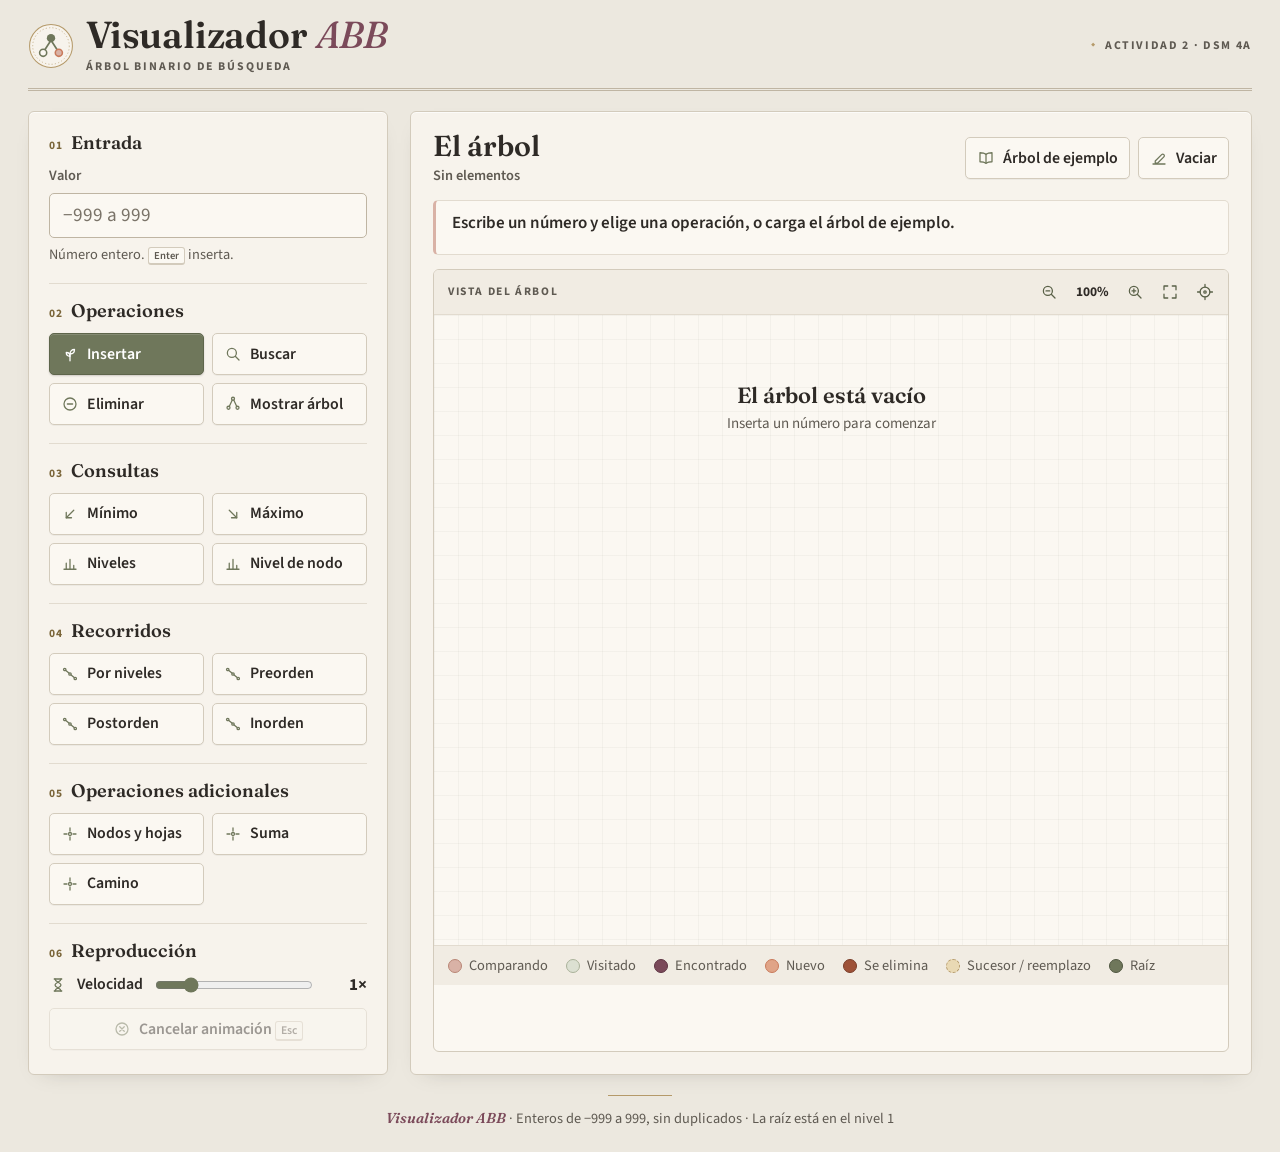
<file: index.html>
<!DOCTYPE html>
<html lang="es">
<head>
  <meta charset="UTF-8">
  <meta name="viewport" content="width=device-width, initial-scale=1">
  <link rel="icon" href="data:,">
  <title>Visualizador ABB · Árbol binario de búsqueda</title>
  <meta name="description" content="Visualizador interactivo de un árbol binario de búsqueda (ABB): inserción, búsqueda, eliminación y recorridos animados.">
  <!-- Tipografías: si no cargan, css/estilos.css usa alternativas locales. -->
  <link rel="preconnect" href="https://fonts.googleapis.com">
  <link rel="preconnect" href="https://fonts.gstatic.com" crossorigin>
  <link rel="stylesheet" href="https://fonts.googleapis.com/css2?family=Fraunces:ital,opsz,wght@0,9..144,500;0,9..144,600;1,9..144,500;1,9..144,600&family=Source+Sans+3:wght@400;600;700&display=swap">
  <link rel="stylesheet" href="css/estilos.css">
</head>
<body>
  <!-- Íconos lineales (SVG en línea, sin imágenes). -->
  <svg class="sprite" aria-hidden="true" focusable="false">
    <defs>
      <!-- Íconos (24×24, trazo heredado del botón) -->
      <symbol id="i-insertar" viewBox="0 0 24 24"><path d="M12 21v-9"/><path d="M12 12c0-3.6 2.4-6 6-6 0 3.6-2.4 6-6 6Z"/><path d="M12 15c0-3-2-5-5-5 0 3 2 5 5 5Z"/></symbol>
      <symbol id="i-buscar" viewBox="0 0 24 24"><circle cx="10.5" cy="10.5" r="6"/><path d="m15 15 5 5"/></symbol>
      <symbol id="i-eliminar" viewBox="0 0 24 24"><circle cx="12" cy="12" r="8"/><path d="M8.5 12h7"/></symbol>
      <symbol id="i-mostrar" viewBox="0 0 24 24"><circle cx="12" cy="5" r="2"/><circle cx="6" cy="17" r="2"/><circle cx="18" cy="17" r="2"/><path d="M11 6.8 7 15.2M13 6.8l4 8.4"/></symbol>
      <symbol id="i-minimo" viewBox="0 0 24 24"><path d="M17 7 7 17"/><path d="M7 10v7h7"/></symbol>
      <symbol id="i-maximo" viewBox="0 0 24 24"><path d="m7 7 10 10"/><path d="M17 10v7h-7"/></symbol>
      <symbol id="i-ejemplo" viewBox="0 0 24 24"><path d="M12 7c-2-1.5-4.5-2-8-2v12c3.5 0 6 .5 8 2 2-1.5 4.5-2 8-2V5c-3.5 0-6 .5-8 2Z"/><path d="M12 7v12"/></symbol>
      <symbol id="i-vaciar" viewBox="0 0 24 24"><path d="M4 20h16"/><path d="m7 16 8.5-8.5a2.1 2.1 0 0 1 3 3L10 19H7v-3Z"/></symbol>
      <symbol id="i-cancelar" viewBox="0 0 24 24"><circle cx="12" cy="12" r="8"/><path d="m9 9 6 6m0-6-6 6"/></symbol>
      <symbol id="i-velocidad" viewBox="0 0 24 24"><path d="M7 4h10M7 20h10"/><path d="M8 4c0 4 8 4.5 8 8s-8 4-8 8M16 4c0 4-8 4.5-8 8s8 4 8 8"/></symbol>
      <symbol id="i-recorrido" viewBox="0 0 24 24"><circle cx="5" cy="6" r="1.6"/><circle cx="12" cy="12" r="1.6"/><circle cx="19" cy="18" r="1.6"/><path d="M6.4 7.2 10.6 10.8M13.4 13.2l4.2 3.6"/></symbol>
      <symbol id="i-consulta" viewBox="0 0 24 24"><path d="M4 19h16"/><path d="M7 19v-8m5 8V6m5 13v-5"/></symbol>
      <symbol id="i-adicional" viewBox="0 0 24 24"><path d="M12 4v4m0 8v4M4 12h4m8 0h4"/><circle cx="12" cy="12" r="2"/></symbol>
      <symbol id="i-acercar" viewBox="0 0 24 24"><circle cx="10.5" cy="10.5" r="6"/><path d="m15 15 5 5M8 10.5h5M10.5 8v5"/></symbol>
      <symbol id="i-alejar" viewBox="0 0 24 24"><circle cx="10.5" cy="10.5" r="6"/><path d="m15 15 5 5M8 10.5h5"/></symbol>
      <symbol id="i-ajustar" viewBox="0 0 24 24"><path d="M4 9V4h5M20 9V4h-5M4 15v5h5M20 15v5h-5"/></symbol>
      <symbol id="i-centrar" viewBox="0 0 24 24"><circle cx="12" cy="12" r="6.5"/><circle cx="12" cy="12" r="1.6"/><path d="M12 2v3.5M12 18.5V22M2 12h3.5M18.5 12H22"/></symbol>
    </defs>
  </svg>

  <header class="cabecera">
    <div class="marca-app">
      <!-- Distintivo: sello con un pequeño árbol de tres nodos -->
      <svg class="distintivo" viewBox="0 0 44 44" aria-hidden="true" focusable="false">
        <circle cx="22" cy="22" r="20.5" fill="#F7F3EC" stroke="#B59A6A" stroke-width="1"/>
        <circle cx="22" cy="22" r="17.5" fill="none" stroke="#B59A6A" stroke-width=".6" stroke-dasharray="1.2 2"/>
        <path d="M22 16.5 15.5 26.5M22 16.5 28.5 26.5" fill="none" stroke="#6F775B" stroke-width="1.6" stroke-linecap="round"/>
        <circle cx="22" cy="14.5" r="4" fill="#6F775B"/>
        <circle cx="14.5" cy="28.5" r="3.4" fill="#FBF8F2" stroke="#6F775B" stroke-width="1.5"/>
        <circle cx="29.5" cy="28.5" r="3.4" fill="#D9B2A6" stroke="#C97A5B" stroke-width="1.5"/>
      </svg>
      <div>
        <h1>Visualizador <span>ABB</span></h1>
        <p class="subtitulo">Árbol binario de búsqueda</p>
      </div>
    </div>
    <p class="cabecera-nota">Actividad 2 · DSM 4A</p>
  </header>

  <main class="taller">
    <aside class="panel" aria-label="Controles">
      <form id="formulario" class="campo-valor" autocomplete="off" aria-labelledby="titulo-entrada">
        <h3 class="titulo-seccion" id="titulo-entrada">Entrada</h3>
        <label for="valor">Valor</label>
        <input id="valor" type="number" inputmode="numeric" step="1" min="-999" max="999"
               placeholder="−999 a 999" aria-describedby="ayuda-valor">
        <p id="ayuda-valor" class="ayuda">Número entero. <kbd>Enter</kbd> inserta.</p>
      </form>

      <!-- Las secciones y sus botones se generan desde js/ui.js. -->
      <nav id="menu" class="menu" aria-label="Operaciones del árbol"></nav>

      <div class="reproduccion">
        <h3 class="titulo-seccion">Reproducción</h3>
        <div class="fila-velocidad">
          <svg class="icono" aria-hidden="true" focusable="false"><use href="#i-velocidad"/></svg>
          <label for="velocidad">Velocidad</label>
          <input id="velocidad" type="range" min="0.5" max="3" step="0.5" value="1">
          <output id="velocidad-texto" for="velocidad">1×</output>
        </div>
        <button type="button" id="btn-cancelar" class="boton boton-cancelar" disabled>
          <svg class="icono" aria-hidden="true" focusable="false"><use href="#i-cancelar"/></svg>
          <span>Cancelar animación <kbd>Esc</kbd></span>
        </button>
      </div>
    </aside>

    <section class="escena" aria-labelledby="titulo-escena">

      <div class="escena-cabecera">
        <div>
          <h2 id="titulo-escena">El árbol</h2>
          <p id="resumen-arbol" class="resumen-arbol">Sin elementos</p>
        </div>
        <div id="utilidades" class="utilidades" role="group" aria-label="Utilidades"></div>
      </div>

      <div class="cartela">
        <p id="mensaje" class="mensaje" role="status" aria-live="polite"></p>
        <p id="camino" class="camino" hidden></p>
      </div>

      <div class="marco-lienzo">
        <div class="barra-lienzo">
          <p class="rotulo-lienzo">Vista del árbol</p>
          <!-- Zoom: solo cambia el tamaño en pantalla; el dibujo y sus coordenadas no cambian. -->
          <div class="zoom" role="group" aria-label="Zoom del árbol">
            <button type="button" class="boton-zoom" id="zoom-alejar" aria-label="Alejar" title="Alejar">
              <svg class="icono" aria-hidden="true" focusable="false"><use href="#i-alejar"/></svg>
            </button>
            <output id="zoom-texto" class="zoom-texto" for="zoom-alejar zoom-acercar" aria-live="polite">100%</output>
            <button type="button" class="boton-zoom" id="zoom-acercar" aria-label="Acercar" title="Acercar">
              <svg class="icono" aria-hidden="true" focusable="false"><use href="#i-acercar"/></svg>
            </button>
            <button type="button" class="boton-zoom" id="zoom-ajustar" aria-label="Ajustar el árbol al área" title="Ajustar al área">
              <svg class="icono" aria-hidden="true" focusable="false"><use href="#i-ajustar"/></svg>
            </button>
            <button type="button" class="boton-zoom" id="zoom-centrar" aria-label="Tamaño real y centrar en la raíz" title="100% y centrar en la raíz">
              <svg class="icono" aria-hidden="true" focusable="false"><use href="#i-centrar"/></svg>
            </button>
          </div>
        </div>
        <div id="lienzo" class="lienzo" aria-label="Dibujo del árbol" tabindex="0">
          <svg id="arbol" role="img" aria-label="Árbol binario de búsqueda"></svg>
        </div>
        <ul class="leyenda" aria-label="Significado de los colores">
          <li><span class="muestra muestra-activo"></span>Comparando</li>
          <li><span class="muestra muestra-visitado"></span>Visitado</li>
          <li><span class="muestra muestra-encontrado"></span>Encontrado</li>
          <li><span class="muestra muestra-nuevo"></span>Nuevo</li>
          <li><span class="muestra muestra-eliminando"></span>Se elimina</li>
          <li><span class="muestra muestra-sucesor"></span>Sucesor / reemplazo</li>
          <li><span class="muestra muestra-raiz"></span>Raíz</li>
        </ul>
      </div>
    </section>
  </main>

  <footer class="pie">
    <p><span class="marca">Visualizador ABB</span> · Enteros de −999 a 999, sin duplicados · La raíz está en el nivel 1</p>
  </footer>

  <script type="module" src="js/main.js"></script>
</body>
</html>
</file>
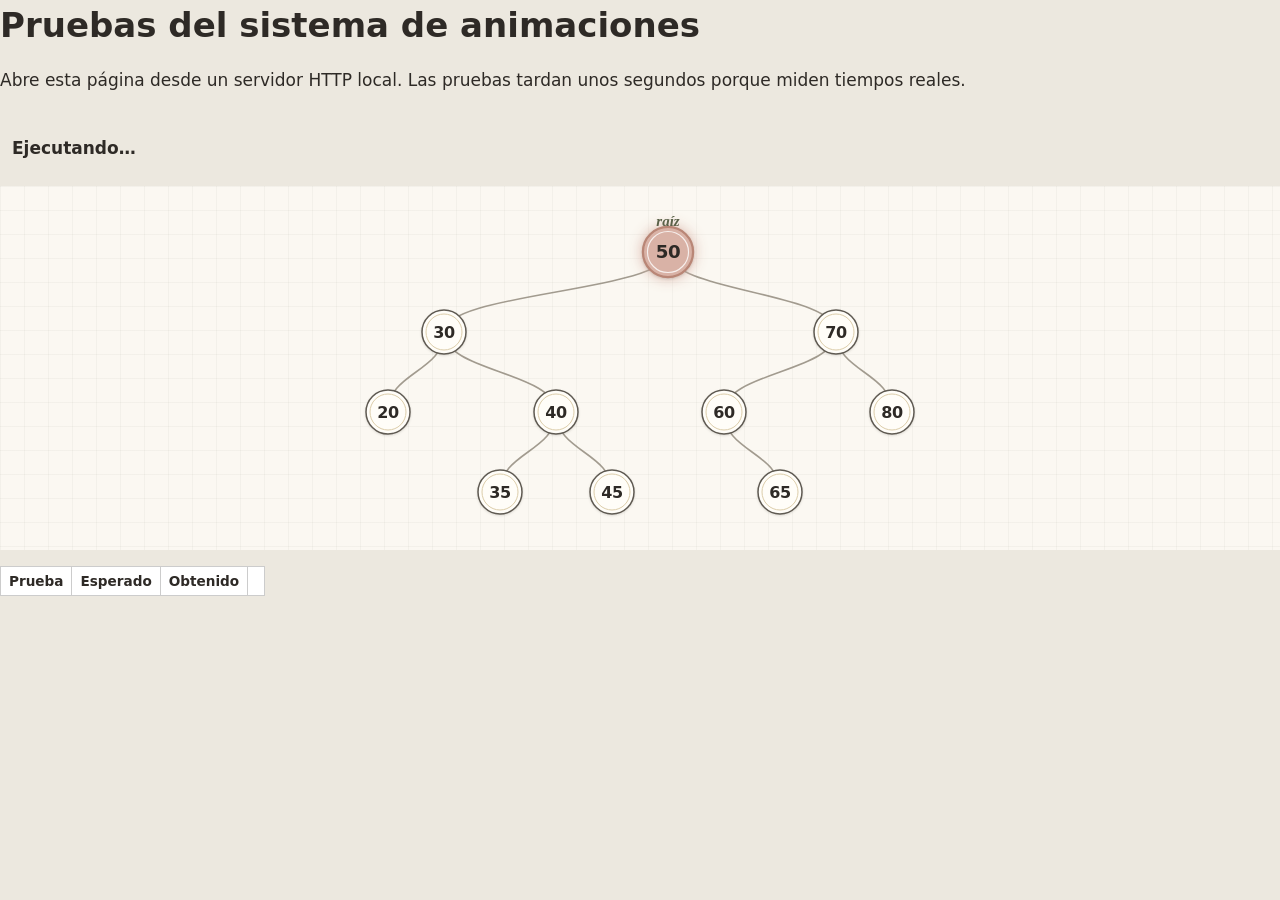
<file: pruebas/prueba-animacion.html>
<!DOCTYPE html>
<html lang="es">
<head>
  <meta charset="UTF-8">
  <meta name="viewport" content="width=device-width, initial-scale=1">
  <link rel="icon" href="data:,">
  <title>Pruebas de animación</title>
  <link rel="stylesheet" href="../css/estilos.css">
  <style>
    /* Solo para esta página de pruebas */
    .resumen { font-weight: 600; padding: 8px 12px; border-radius: 6px; display: inline-block; }
    .resumen.ok { background: #dcfce7; } .resumen.mal { background: #fee2e2; }
    table { border-collapse: collapse; margin: 16px 0; font-size: .85rem; background: #fff; }
    td, th { border: 1px solid #ccc; padding: 4px 8px; text-align: left; }
    .grupo td { background: var(--piedra); font-weight: 600; }
    .ok { color: #1a7f37; } .mal { color: #c62828; }
  </style>
</head>
<body>
  <main class="contenedor">
    <h1>Pruebas del sistema de animaciones</h1>
    <p>Abre esta página desde un servidor HTTP local. Las pruebas tardan unos segundos porque miden tiempos reales.</p>
    <p id="resumen" class="resumen">Ejecutando…</p>
    <div class="lienzo"><svg id="arbol" role="img"></svg></div>
    <div style="overflow-x:auto">
      <table id="tabla"><tr><th>Prueba</th><th>Esperado</th><th>Obtenido</th><th></th></tr></table>
    </div>
  </main>

  <script type="module">
    import { ABB } from "../js/abb.js";
    import { dibujarArbol } from "../js/arbol-svg.js";
    import { Animador, CLASES, AnimacionCancelada } from "../js/animacion.js";
    import { ejecutarPruebas as pruebasDeEntrada } from "./casos-interfaz.js";

    const resultados = [];
    let grupo = "";
    const comprobar = (nombre, obtenido, esperado) => {
      const ok = JSON.stringify(obtenido) === JSON.stringify(esperado);
      resultados.push({ grupo, nombre, esperado, obtenido, ok });
    };
    // Para tiempos: comprueba que el valor esté dentro de [min, max]
    const entre = (nombre, valor, min, max) => {
      const ok = valor >= min && valor <= max;
      resultados.push({ grupo, nombre, esperado: `${min} a ${max}`, obtenido: Math.round(valor), ok });
    };

    const espera = (ms) => new Promise((r) => setTimeout(r, ms));
    const svg = document.getElementById("arbol");
    const arbol = new ABB();
    [50, 30, 70, 20, 40, 60, 80, 35, 45, 65].forEach((v) => arbol.insertar(v));
    dibujarArbol(svg, arbol);
    const anim = new Animador(svg);

    const nodo = (v) => svg.querySelector(`.nodo[data-valor="${v}"]`);
    const clases = (v) => [...nodo(v).classList].filter((c) => c !== "nodo" && c !== "nodo-raiz");
    const conClase = (c) => [...svg.querySelectorAll("." + c)].length;
    const centro = (v) => {
      const r = nodo(v).querySelector("circle").getBoundingClientRect();
      return { x: r.left + r.width / 2, y: r.top + r.height / 2, ancho: r.width };
    };

    // Registra en qué orden los nodos reciben "nodo-activo", y cuántos cambios de clase hay.
    function grabar() {
      const activos = [];
      let cambios = 0;
      // El registro solo trae el valor ANTERIOR de "class". El valor posterior a
      // cada cambio es el anterior del siguiente cambio del mismo elemento (o el
      // actual, si fue el último).
      const obs = new MutationObserver((lista) => {
        for (let i = 0; i < lista.length; i++) {
          const m = lista[i];
          cambios++;
          const siguiente = lista.slice(i + 1).find((x) => x.target === m.target);
          const despues = siguiente ? siguiente.oldValue : m.target.getAttribute("class");
          const tenia = (m.oldValue || "").split(" ").includes(CLASES.activo);
          const tiene = (despues || "").split(" ").includes(CLASES.activo);
          if (tiene && !tenia) activos.push(Number(m.target.dataset.valor));
        }
      });
      obs.observe(svg, { subtree: true, attributes: true, attributeFilter: ["class"], attributeOldValue: true });
      return { activos, get cambios() { return cambios; }, parar: () => { obs.takeRecords(); obs.disconnect(); } };
    }

    async function pruebas() {
      grupo = "Secuencia";
      {
        anim.setVelocidad(4);
        const g = grabar();
        const ok = await anim.resaltarSecuencia([50, 30, 40, 45], { conAristas: true });
        await espera(0);
        g.parar();
        comprobar("termina con true", ok, true);
        comprobar("los nodos se activan en orden", g.activos, [50, 30, 40, 45]);
        comprobar("al final todos quedan visitados", [50, 30, 40, 45].map((v) => clases(v)),
          [[CLASES.visitado], [CLASES.visitado], [CLASES.visitado], [CLASES.visitado]]);
        comprobar("ningún nodo queda activo", conClase(CLASES.activo), 0);
        comprobar("se resaltan solo las 3 aristas del camino",
          [...svg.querySelectorAll("." + CLASES.aristaCamino)].map((l) => `${l.dataset.padre}-${l.dataset.hijo}`).sort(),
          ["30-40", "40-45", "50-30"]);
        comprobar("no queda ocupado", anim.ocupado, false);
      }

      grupo = "Limpiar";
      {
        await anim.ejecutar((a) => a.moverValor(35, 30, 50));
        anim.limpiar();
        comprobar("no queda ninguna clase de animación", TODAS().map(conClase).reduce((a, b) => a + b, 0), 0);
        comprobar("no quedan elementos temporales", svg.querySelectorAll(".animacion-temporal").length, 0);
      }

      grupo = "Cancelación";
      {
        anim.setVelocidad(1);
        const promesa = anim.resaltarSecuencia([50, 30, 40, 45]);
        await espera(150);
        comprobar("ocupado durante la animación", anim.ocupado, true);
        const inicio = performance.now();
        anim.cancelar();
        const resultado = await promesa;
        entre("responde a la cancelación en menos de 60 ms", performance.now() - inicio, 0, 60);
        comprobar("devuelve false", resultado, false);
        const g = grabar();
        await espera(900);
        g.parar();
        comprobar("después de cancelar no cambia ninguna clase", g.cambios, 0);
        comprobar("no avanzó más allá del primer nodo", conClase(CLASES.visitado) + conClase(CLASES.activo) <= 1, true);
        comprobar("ya no está ocupado", anim.ocupado, false);
      }

      grupo = "Sin animaciones superpuestas";
      {
        anim.setVelocidad(1);
        const primera = anim.ejecutar(async (a) => { a.limpiar(); await a.secuencia([50, 70, 80]); });
        await espera(800); // la primera ya marcó 50 y va en 70
        const g = grabar();
        const segunda = anim.resaltarSecuencia([50, 30, 20], { ms: 200 });
        const [r1, r2] = await Promise.all([primera, segunda]);
        g.parar();
        comprobar("la primera se cancela y la segunda termina", [r1, r2], [false, true]);
        comprobar("solo se activan los nodos de la segunda", g.activos, [50, 30, 20]);
        comprobar("no quedan marcas de la primera (70 y 80)", [clases(70), clases(80)], [[], []]);

        // Tres sesiones pedidas casi al mismo tiempo: nunca corren dos a la vez.
        let activas = 0, maximo = 0;
        const sesion = () => anim.ejecutar(async (a) => {
          activas++; maximo = Math.max(maximo, activas);
          try { await a.esperar(300); } finally { activas--; }
        });
        const r = await Promise.all([sesion(), sesion(), sesion()]);
        comprobar("de tres llamadas seguidas solo termina la última", r, [false, false, true]);
        comprobar("nunca hubo dos sesiones a la vez", maximo, 1);
      }

      grupo = "Sesiones viejas";
      {
        let viejas;
        const p = anim.ejecutar(async (a) => { viejas = a; await a.esperar(5000); });
        await espera(50);
        anim.cancelar();
        await p;
        anim.limpiar();
        let error = null;
        try { viejas.marcar(50, "marca-de-sesion-vieja"); } catch (e) { error = e; }
        comprobar("una herramienta de una sesión cancelada lanza AnimacionCancelada", error instanceof AnimacionCancelada, true);
        comprobar("y no toca el dibujo", nodo(50).classList.contains("marca-de-sesion-vieja"), false);
      }

      grupo = "Velocidad";
      {
        const medir = async (velocidad, ms) => {
          anim.setVelocidad(velocidad);
          const t = performance.now();
          await anim.ejecutar((a) => a.esperar(ms));
          return performance.now() - t;
        };
        entre("esperar(400) a velocidad 1 ≈ 400 ms", await medir(1, 400), 380, 520);
        entre("esperar(400) a velocidad 4 ≈ 100 ms", await medir(4, 400), 90, 190);
        entre("esperar(400) a velocidad 0.5 ≈ 800 ms", await medir(0.5, 400), 780, 940);

        anim.setVelocidad(1);
        const t = performance.now();
        const p = anim.ejecutar((a) => a.esperar(1000));
        await espera(300);
        anim.setVelocidad(4); // los 700 ms restantes pasan a ~175 ms
        await p;
        entre("cambiar la velocidad a mitad de una pausa la acelera (≈ 475 ms)", performance.now() - t, 430, 600);

        anim.setVelocidad(10);
        comprobar("velocidad máxima limitada a 4", anim.velocidad, 4);
        anim.setVelocidad(0); anim.setVelocidad("abc"); anim.setVelocidad(-1);
        comprobar("valores inválidos se ignoran", anim.velocidad, 4);
        comprobar("variable CSS --factor-velocidad", svg.style.getPropertyValue("--factor-velocidad"), "4");
        anim.setVelocidad(1);
      }

      grupo = "Transformaciones centradas";
      {
        anim.setVelocidad(1);
        for (const [v, descripcion] of [[50, "raíz"], [20, "hoja"], [65, "nodo interno"]]) {
          const antes = centro(v);
          nodo(v).classList.add(CLASES.activo);
          await espera(650); // la transición dura 380 ms a velocidad 1
          const durante = centro(v);
          nodo(v).classList.remove(CLASES.activo);
          await espera(650);
          comprobar(`${descripcion} ${v}: el centro no se mueve al escalar`,
            Math.abs(antes.x - durante.x) < 0.5 && Math.abs(antes.y - durante.y) < 0.5, true);
          entre(`${descripcion} ${v}: crece ×1.14 (en milésimas)`, (durante.ancho / antes.ancho) * 1000, 1130, 1150);
        }
        const antes = centro(40);
        nodo(40).classList.add(CLASES.desvanecer);
        await espera(900); // ~610 ms a velocidad 1
        const despues = centro(40);
        nodo(40).classList.remove(CLASES.desvanecer);
        await espera(900);
        // Se encoge alrededor de su centro (x igual) y desciende 6 px a propósito, como un pétalo.
        comprobar("al desvanecerse se encoge hacia su centro y solo desciende 6 px",
          Math.abs(antes.x - despues.x) < 0.5 && Math.abs(despues.y - antes.y - 6) < 0.5 && despues.ancho < antes.ancho, true);
      }

      grupo = "Revelar por niveles y mover valor";
      {
        anim.setVelocidad(1);
        const p = anim.ejecutar((a) => a.revelarPorNiveles(300));
        await espera(80);
        const visibles = [...svg.querySelectorAll(".nodo:not(.nodo-oculto)")].map((n) => n.dataset.valor);
        comprobar("al inicio solo se ve el nivel 1", visibles, ["50"]);
        comprobar("termina", await p, true);
        comprobar("al final no queda nada oculto", conClase(CLASES.oculto) + conClase(CLASES.aristaOculta), 0);

        const destino = centro(30);
        await anim.ejecutar((a) => a.moverValor(35, 30, 900));
        const copia = svg.querySelector(".valor-en-movimiento circle").getBoundingClientRect();
        comprobar("la copia del 35 termina exactamente sobre el 30",
          Math.abs(copia.left + copia.width / 2 - destino.x) < 1 && Math.abs(copia.top + copia.height / 2 - destino.y) < 1, true);
        anim.limpiar();
      }

      grupo = "Robustez";
      {
        const ok = await anim.ejecutar(async (a) => {
          a.marcar(999, CLASES.activo);   // no está dibujado
          a.marcarArista(1, 2);
          await a.secuencia([999], { ms: 10 });
        });
        comprobar("marcar un valor que no está dibujado no falla", ok, true);
        let error = null;
        try { await anim.ejecutar(() => { throw new Error("falla de prueba"); }); } catch (e) { error = e.message; }
        comprobar("otros errores sí se propagan", error, "falla de prueba");
        comprobar("y el animador queda libre", anim.ocupado, false);
        comprobar("una secuencia vacía termina sin hacer nada", await anim.resaltarSecuencia([]), true);
      }
    }

    function TODAS() { return Object.values(CLASES); }

    try {
      await pruebas();
    } catch (e) {
      resultados.push({ grupo: "Error", nombre: String(e), esperado: "sin errores", obtenido: e.stack, ok: false });
    }
    resultados.push(...pruebasDeEntrada());

    // Tabla
    const tabla = document.getElementById("tabla");
    let actual = null;
    for (const r of resultados) {
      if (r.grupo !== actual) {
        actual = r.grupo;
        const f = tabla.insertRow(); f.className = "grupo";
        const td = f.insertCell(); td.colSpan = 4; td.textContent = r.grupo;
      }
      const f = tabla.insertRow();
      for (const v of [r.nombre, JSON.stringify(r.esperado), JSON.stringify(r.obtenido)]) f.insertCell().textContent = v;
      const c = f.insertCell(); c.textContent = r.ok ? "✔" : "✘"; c.className = r.ok ? "ok" : "mal";
    }
    const fallos = resultados.filter((r) => !r.ok);
    const resumen = document.getElementById("resumen");
    resumen.textContent = `${resultados.length - fallos.length} de ${resultados.length} pruebas correctas`;
    resumen.classList.add(fallos.length === 0 ? "ok" : "mal");
    window.resumenPruebas = { total: resultados.length, fallos: fallos.map((r) => ({ grupo: r.grupo, nombre: r.nombre, esperado: r.esperado, obtenido: r.obtenido })) };
  </script>
</body>
</html>
</file>
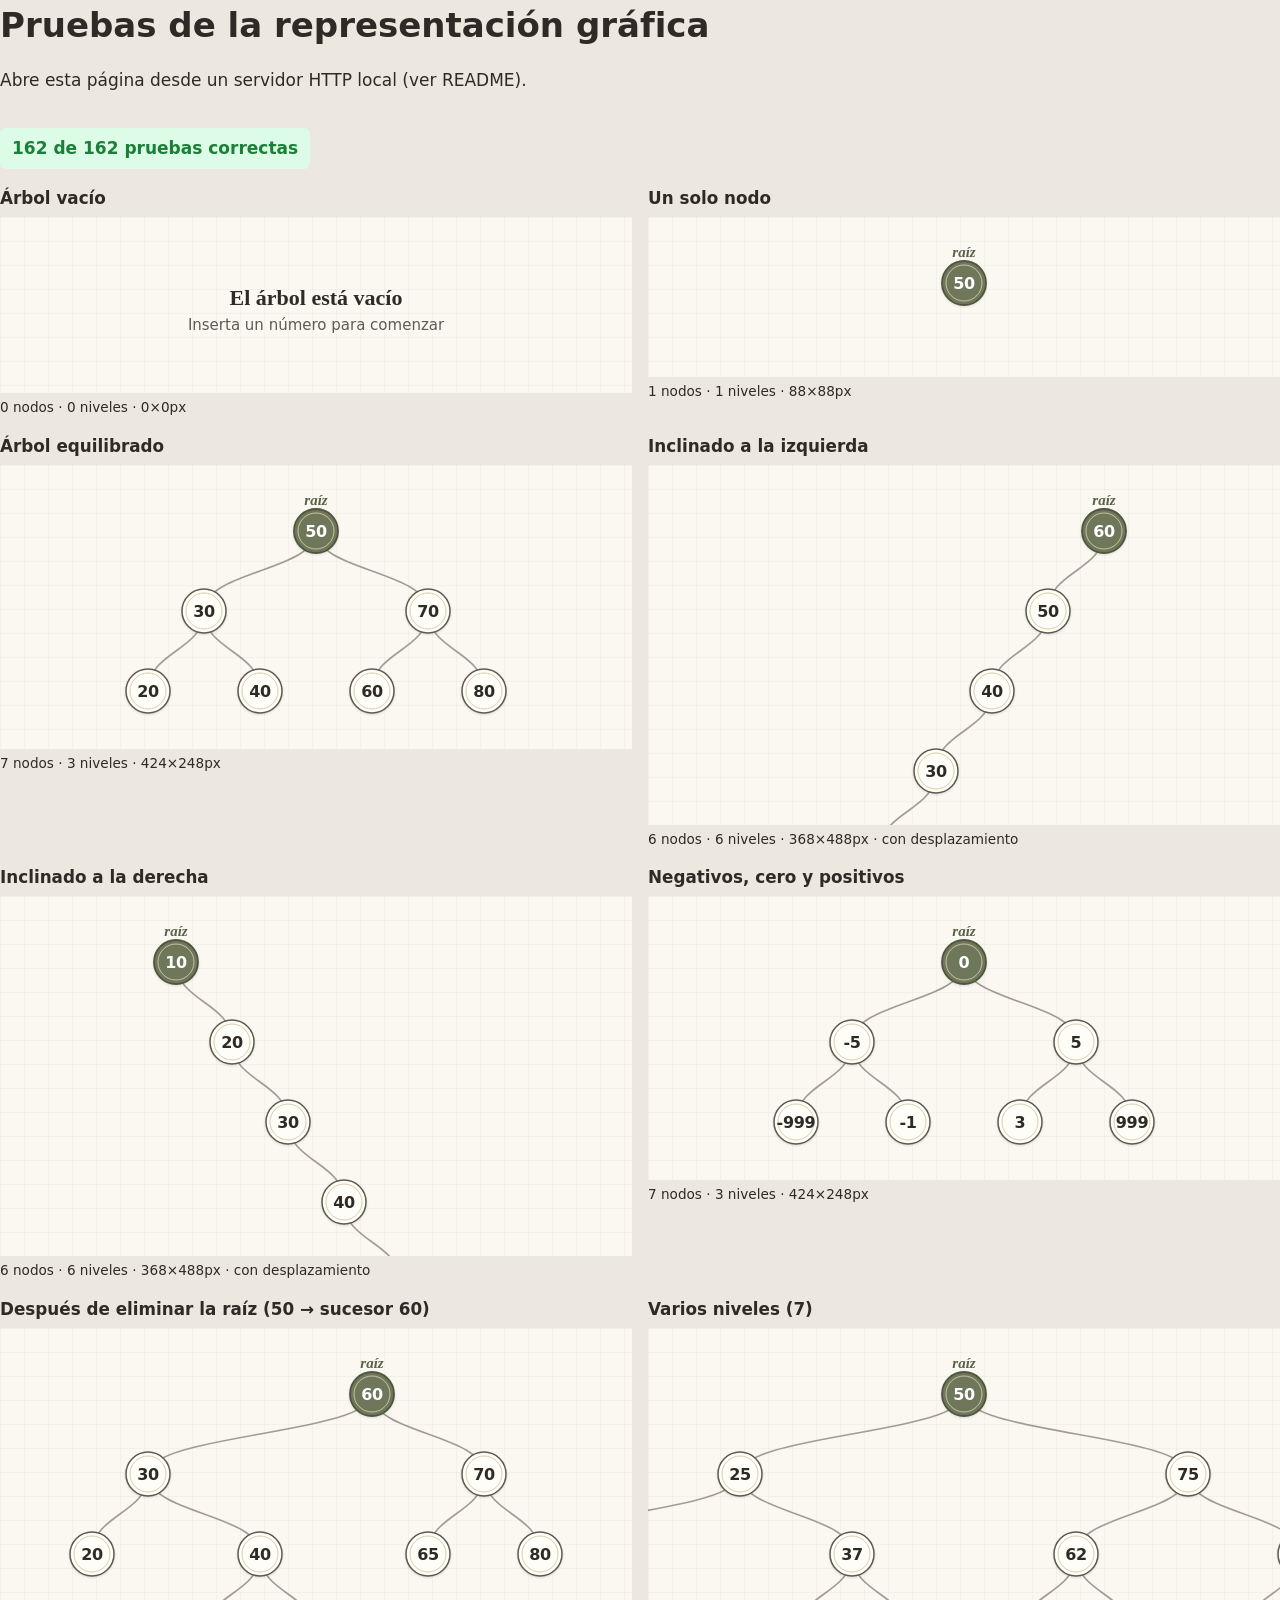
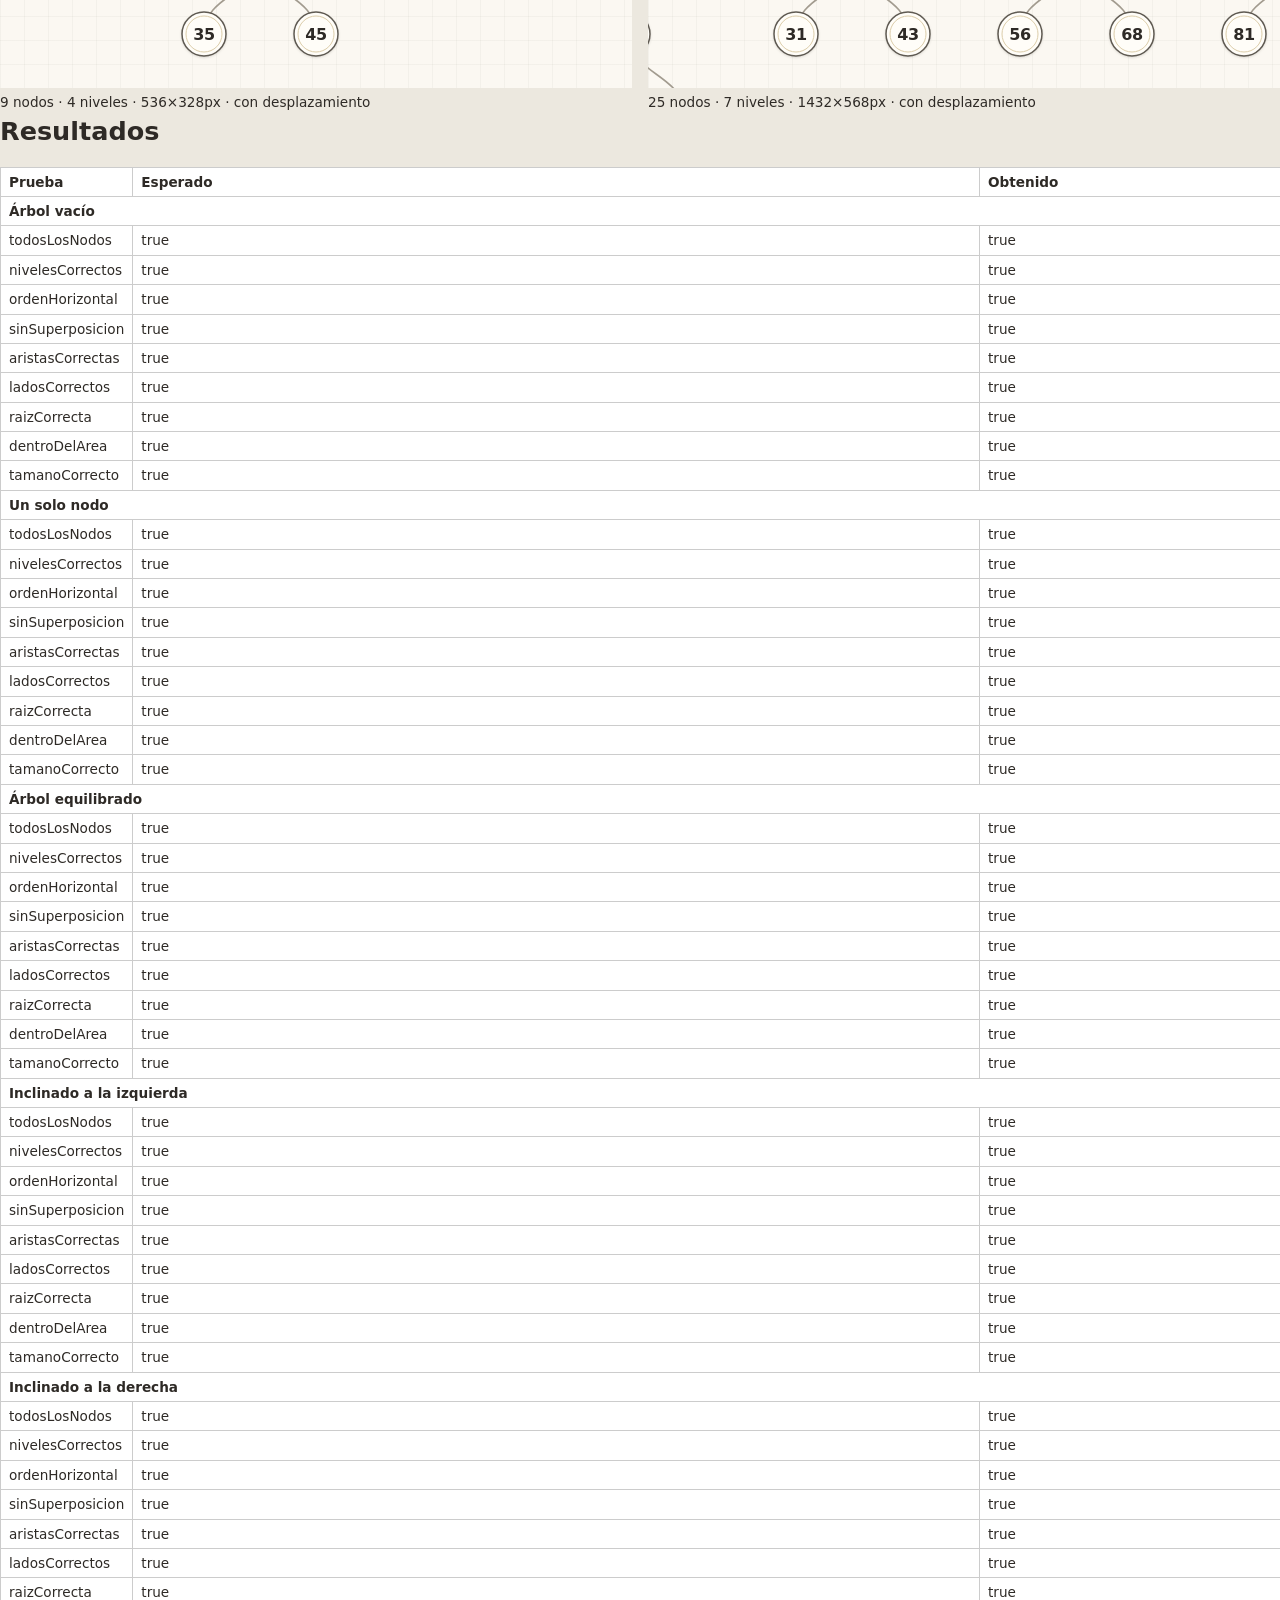
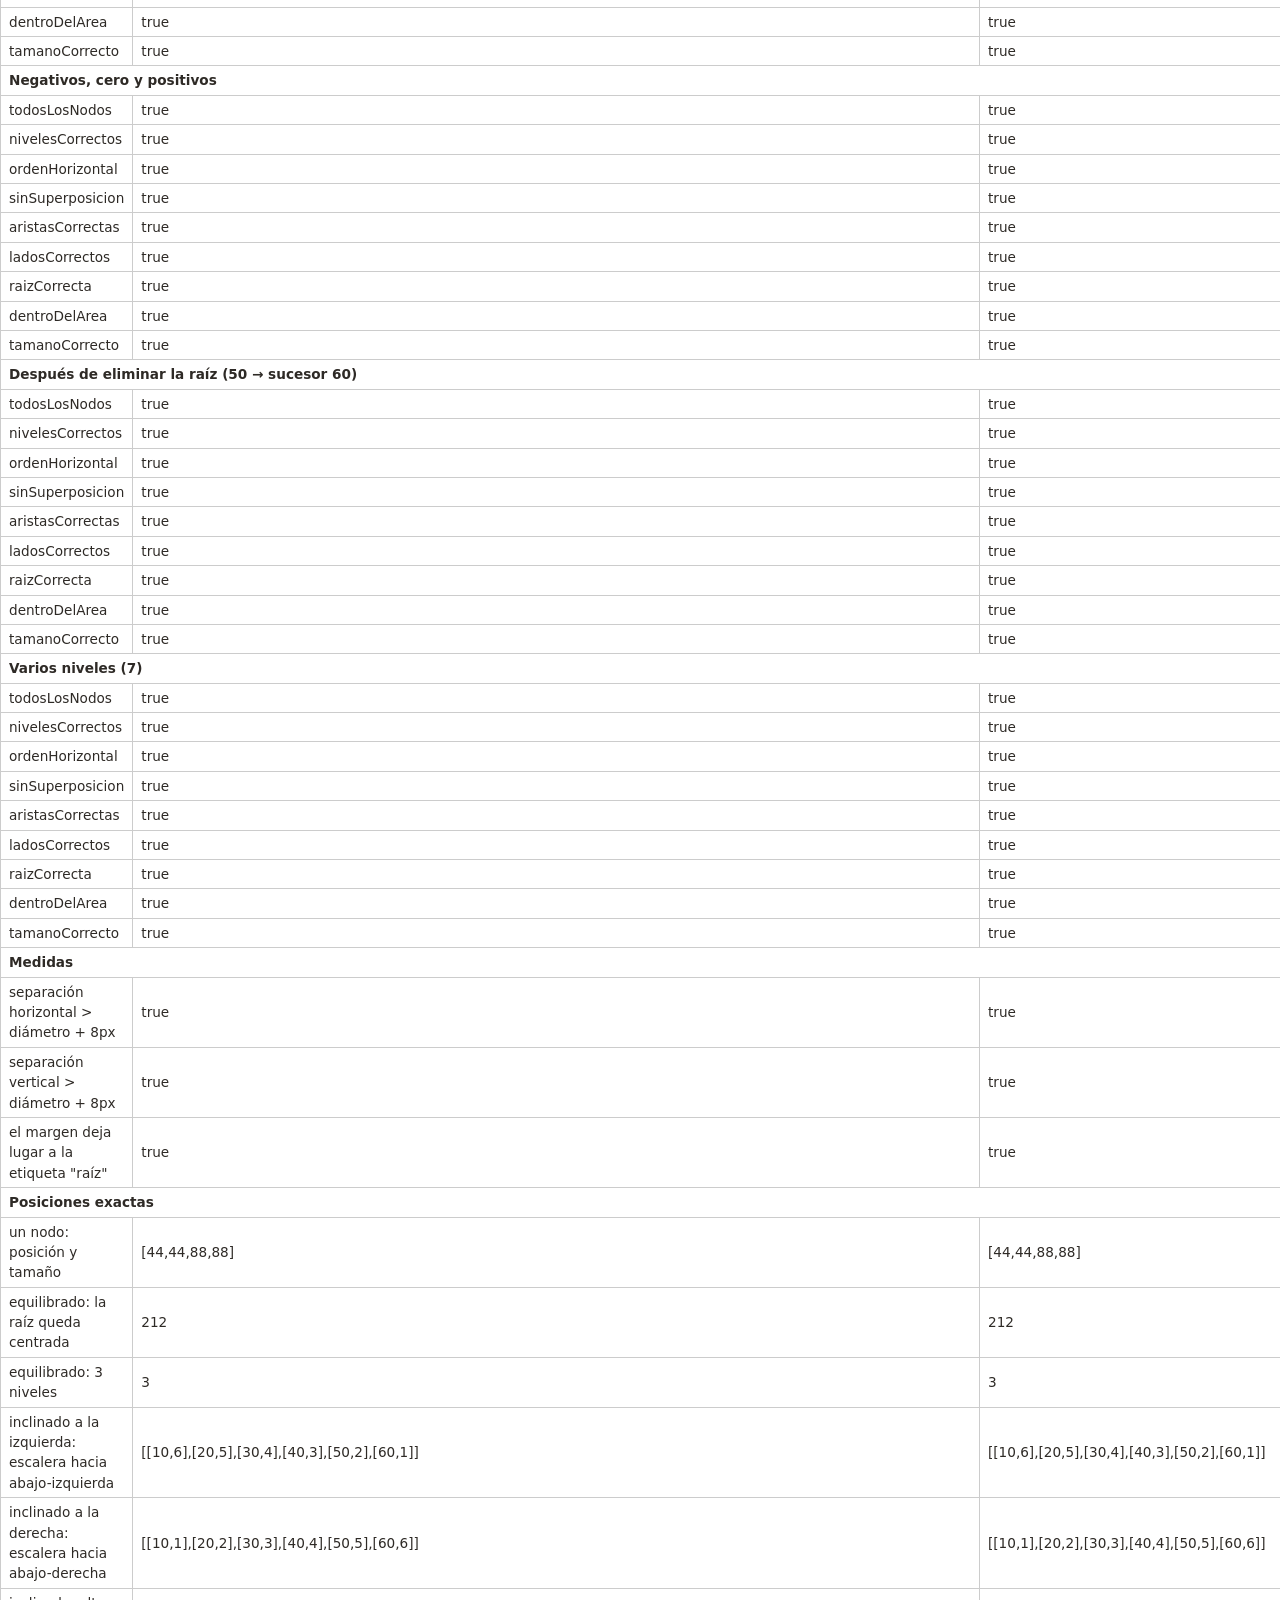
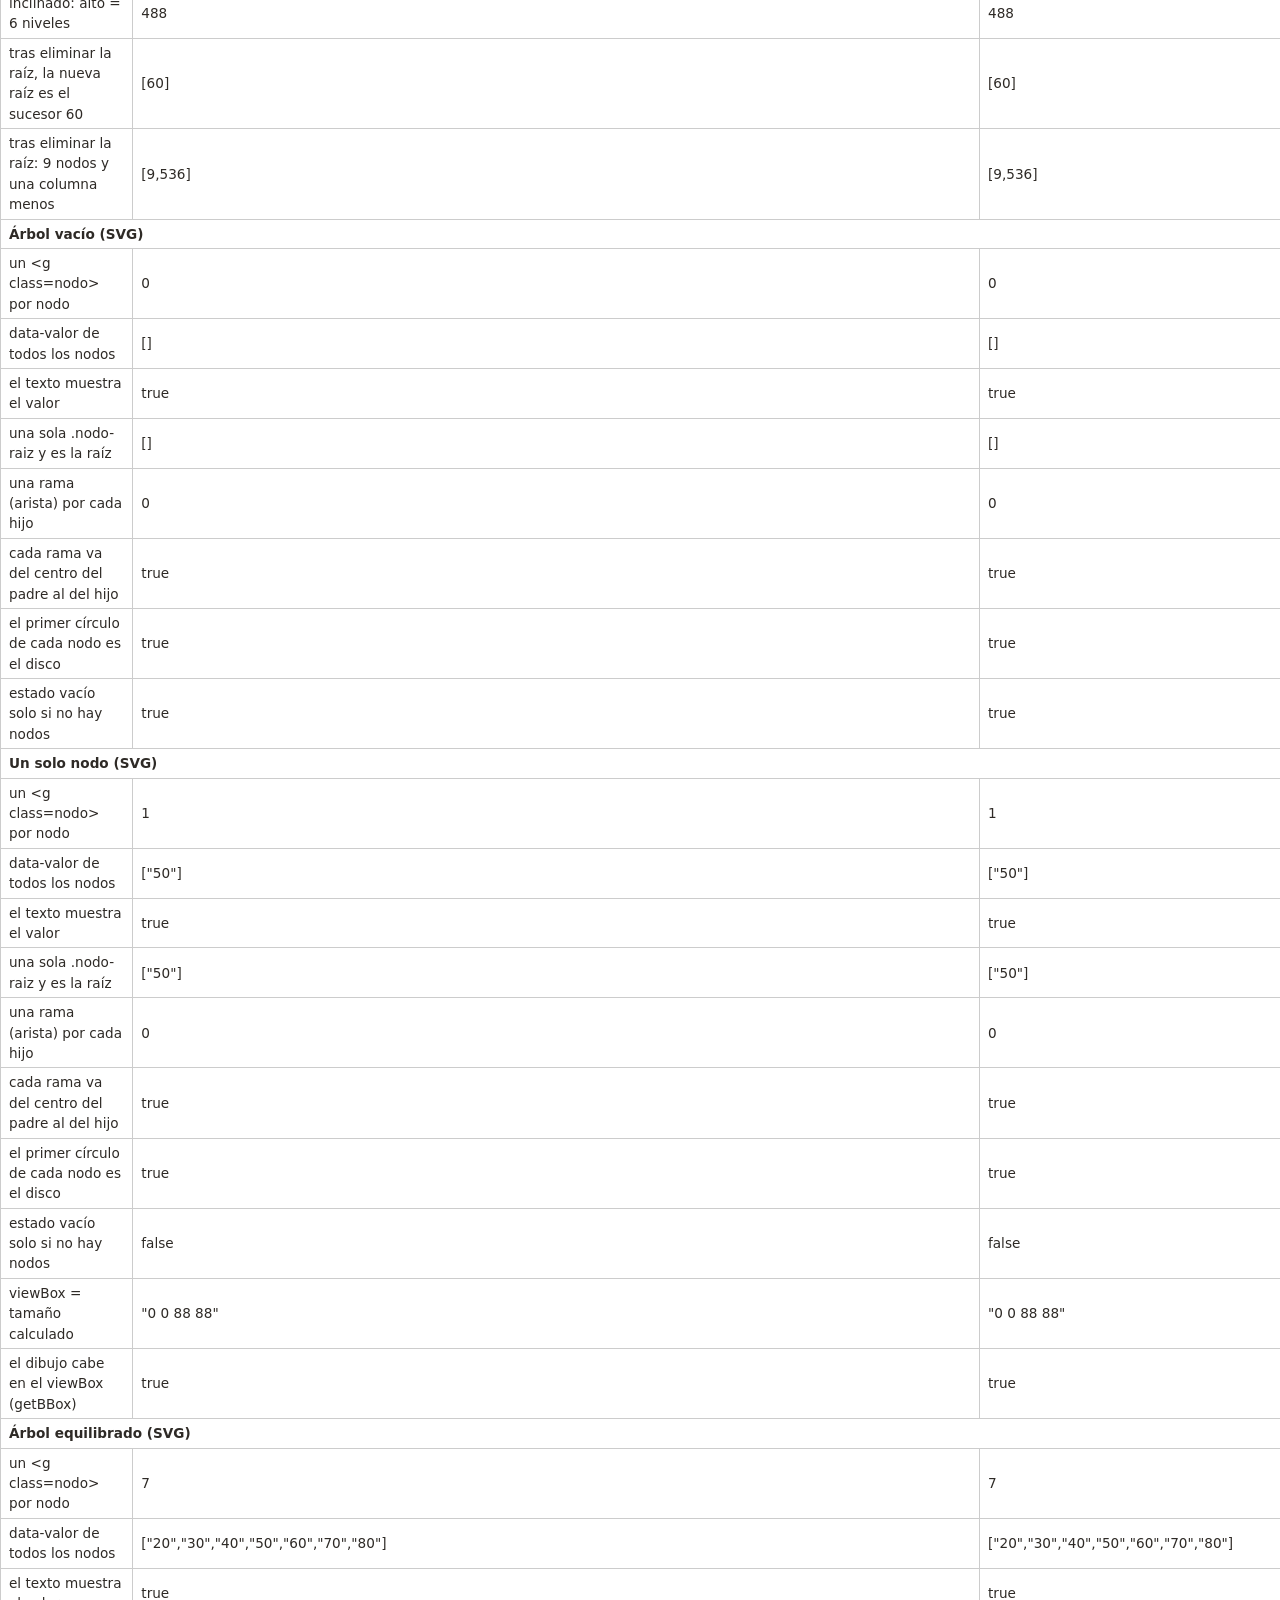
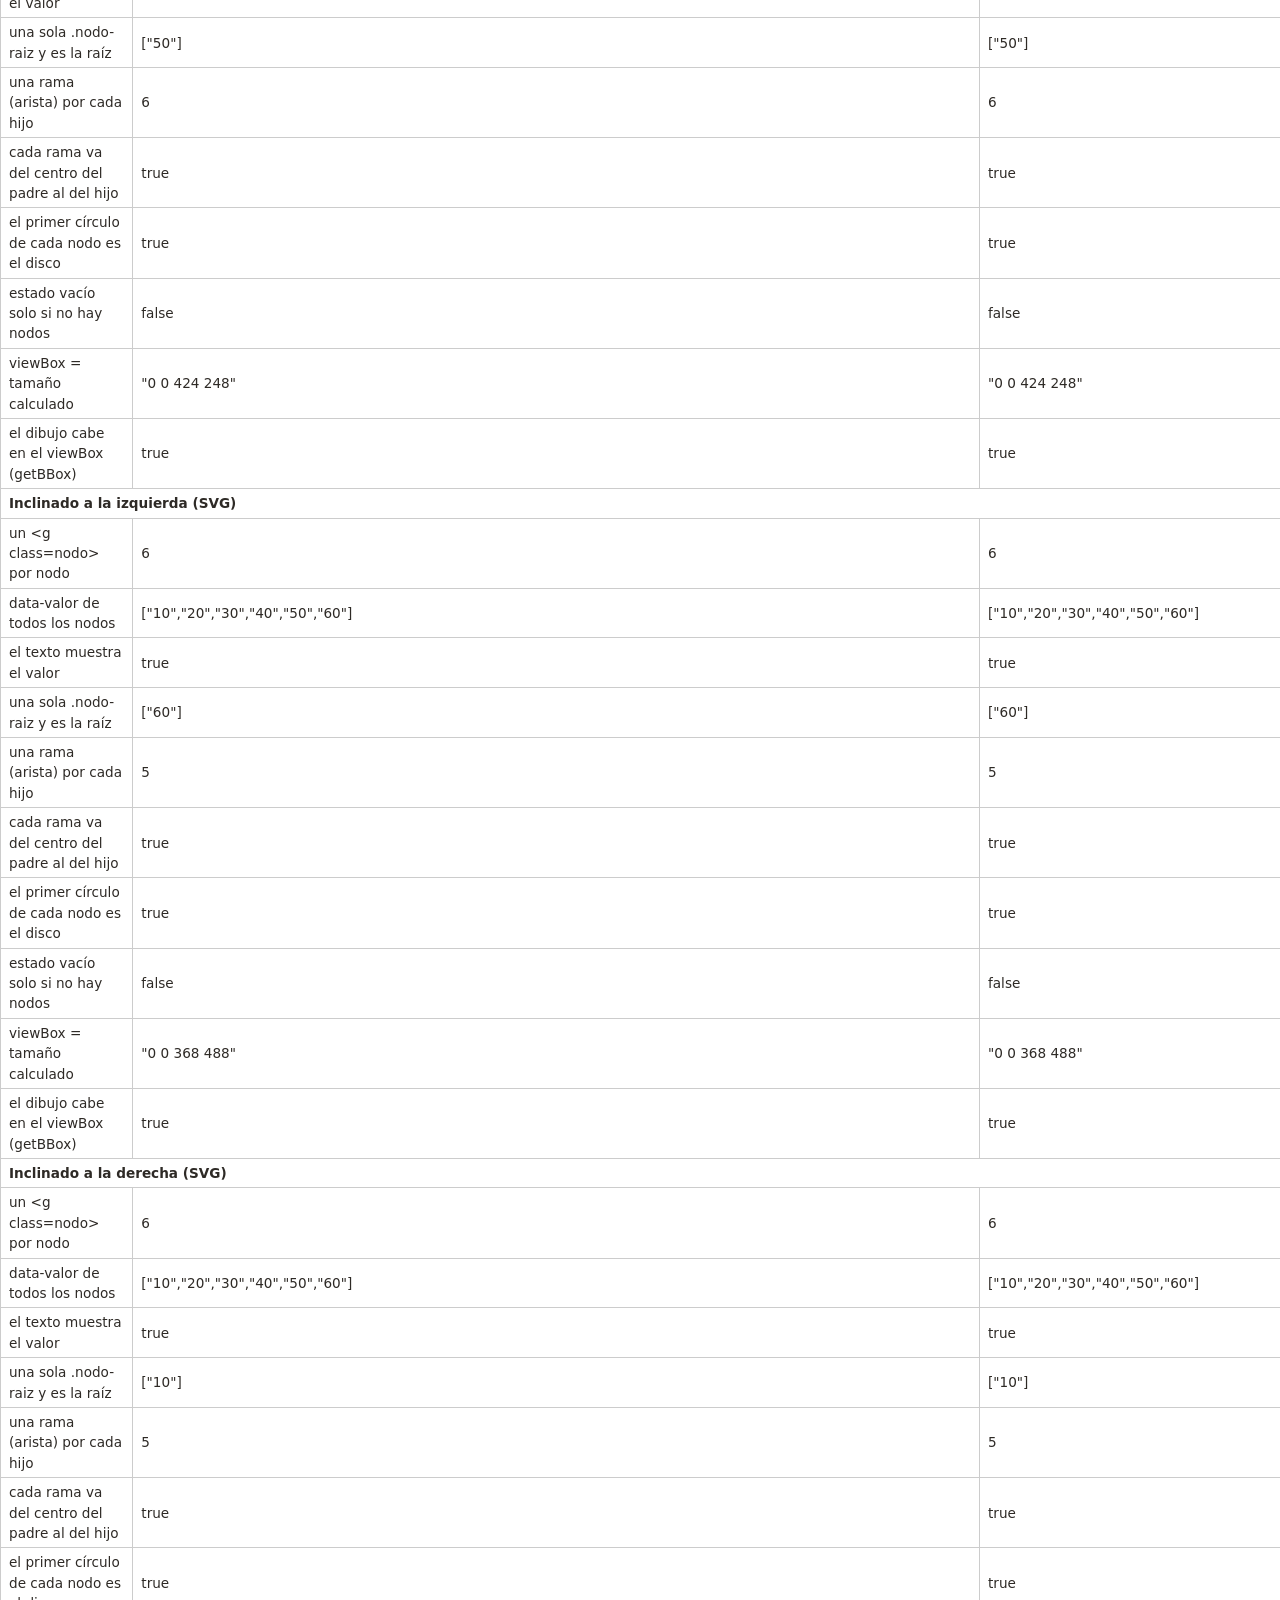
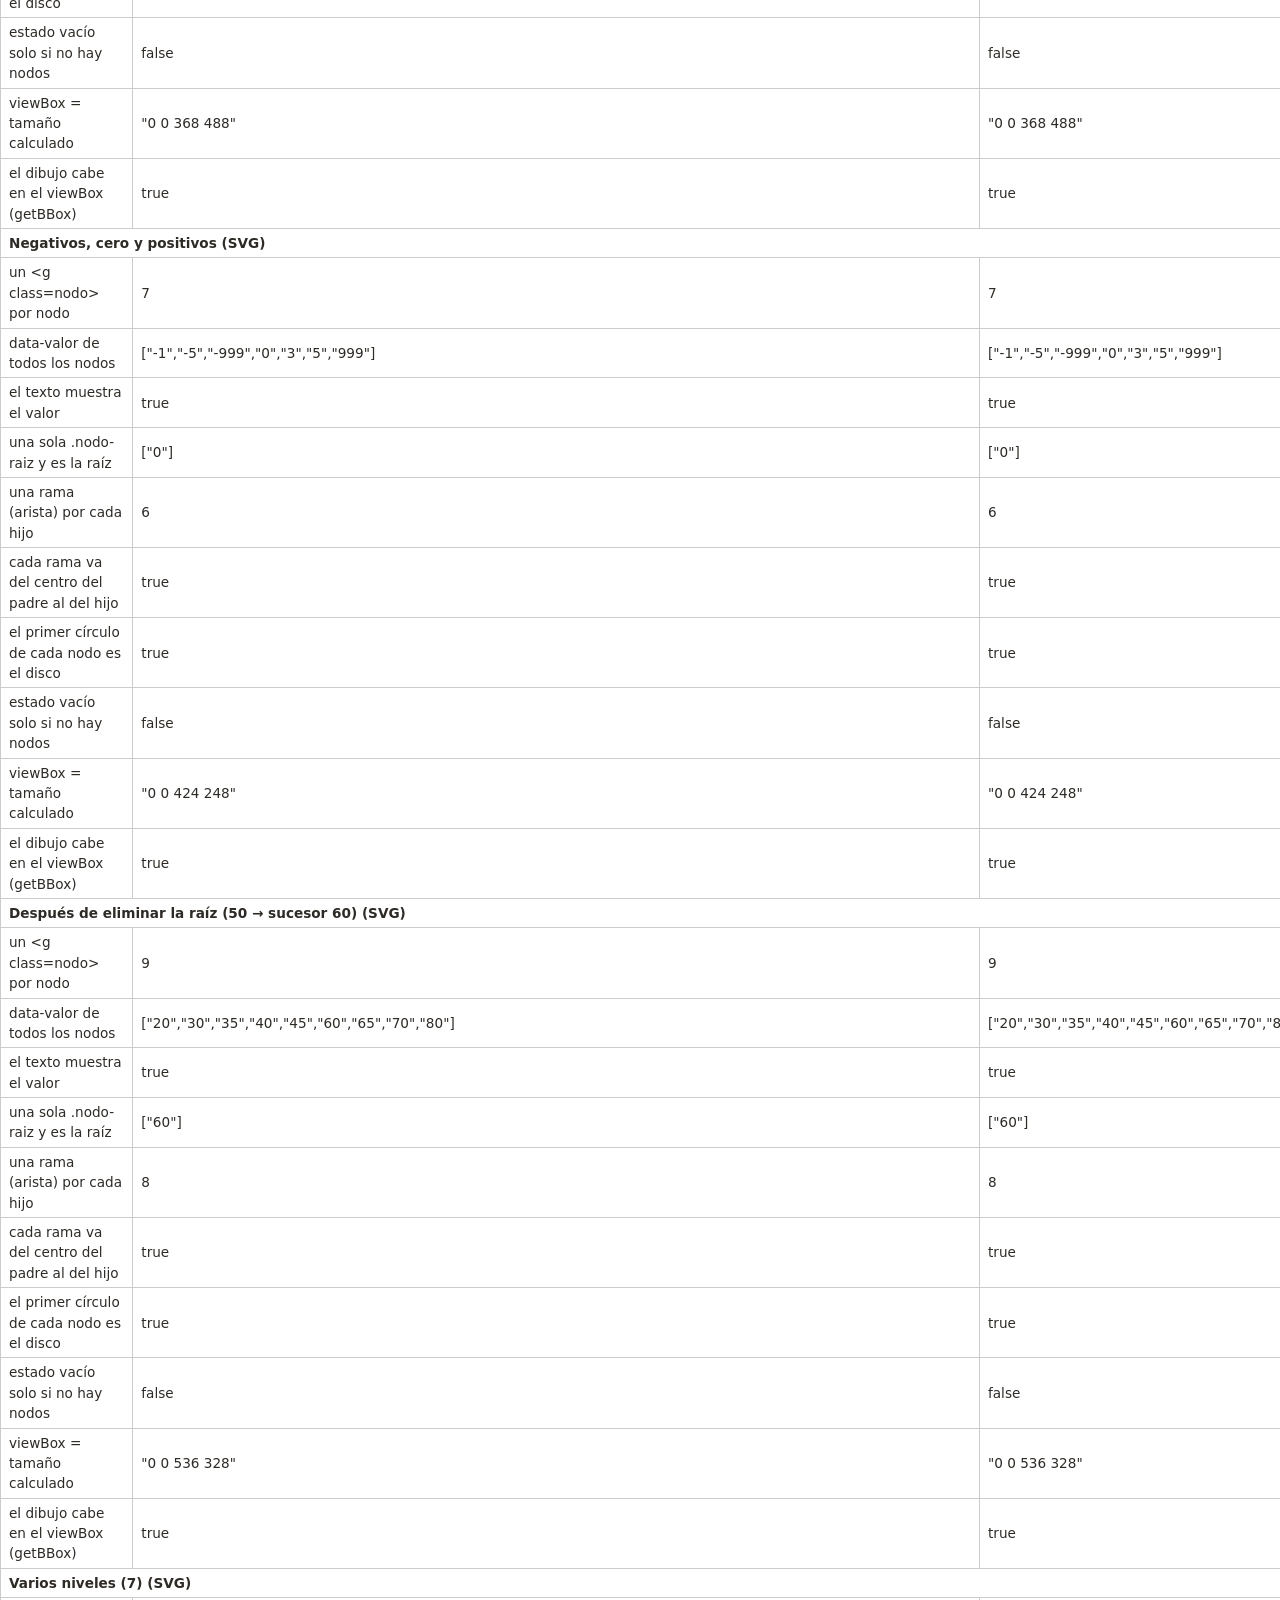
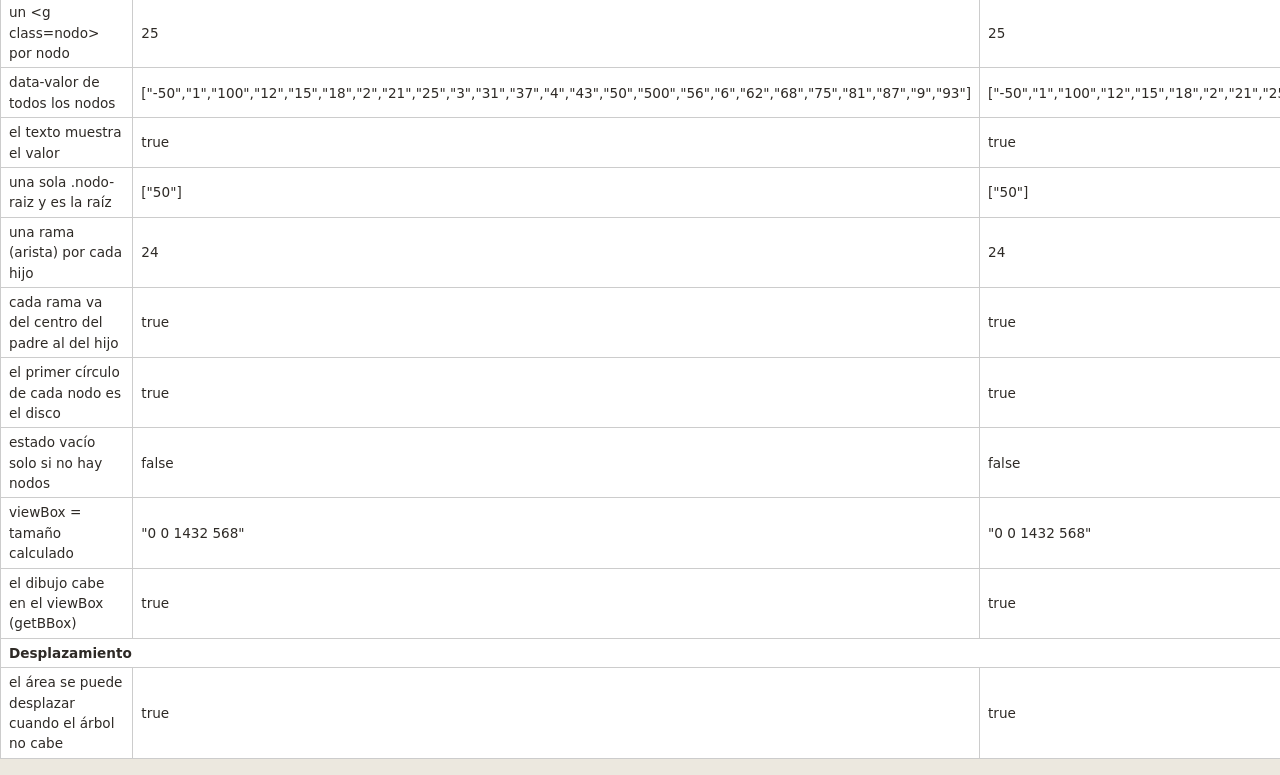
<file: pruebas/prueba-grafica.html>
<!DOCTYPE html>
<html lang="es">
<head>
  <meta charset="UTF-8">
  <meta name="viewport" content="width=device-width, initial-scale=1">
  <link rel="icon" href="data:,">
  <title>Pruebas gráficas</title>
  <link rel="stylesheet" href="../css/estilos.css">
  <style>
    /* Solo para esta página de pruebas */
    .resumen { font-weight: 600; padding: 8px 12px; border-radius: 6px; display: inline-block; }
    .resumen.ok { background: #dcfce7; } .resumen.mal { background: #fee2e2; }
    .escenarios { display: grid; grid-template-columns: repeat(auto-fill, minmax(min(100%, 420px), 1fr)); gap: 16px; }
    .escenario h2 { font-size: 1.05rem; margin: 0 0 6px; }
    .escenario .lienzo { min-height: 160px; max-height: 360px; }
    .escenario .estado { font-size: .85rem; margin: 4px 0 0; }
    table { border-collapse: collapse; margin: 16px 0; font-size: .85rem; background: #fff; }
    td, th { border: 1px solid #ccc; padding: 4px 8px; text-align: left; }
    .grupo td { background: var(--piedra); font-weight: 600; }
    .ok { color: #1a7f37; } .mal { color: #c62828; }
  </style>
</head>
<body>
  <main class="contenedor">
    <h1>Pruebas de la representación gráfica</h1>
    <p>Abre esta página desde un servidor HTTP local (ver README).</p>
    <p id="resumen" class="resumen">Ejecutando…</p>

    <div id="escenarios" class="escenarios"></div>

    <h2>Resultados</h2>
    <div style="overflow-x:auto">
      <table id="tabla"><tr><th>Prueba</th><th>Esperado</th><th>Obtenido</th><th></th></tr></table>
    </div>
  </main>

  <script type="module">
    import { dibujarArbol, centrarEnRaiz } from "../js/arbol-svg.js";
    import { ESCENARIOS, ejecutarPruebas } from "./casos-grafica.js";

    const resultados = ejecutarPruebas(); // pruebas de cálculo (sin DOM)
    const contenedor = document.getElementById("escenarios");
    const dibujosHechos = []; // resultado de dibujarArbol de cada escenario

    // Pruebas sobre el SVG real dibujado en cada escenario.
    for (const escenario of ESCENARIOS) {
      const arbol = escenario.crear();
      const tarjeta = document.createElement("section");
      tarjeta.className = "escenario";
      tarjeta.innerHTML = `<h2></h2><div class="lienzo"><svg role="img"></svg></div><p class="estado"></p>`;
      tarjeta.querySelector("h2").textContent = escenario.nombre;
      contenedor.append(tarjeta);

      const svg = tarjeta.querySelector("svg");
      const d = dibujarArbol(svg, arbol);
      dibujosHechos.push(d);
      const grupo = `${escenario.nombre} (SVG)`;
      const comprobar = (nombre, obtenido, esperado) => {
        const ok = JSON.stringify(obtenido) === JSON.stringify(esperado);
        resultados.push({ grupo, nombre, esperado, obtenido, ok });
      };

      const nodos = [...svg.querySelectorAll("g.nodo")];
      const lineas = [...svg.querySelectorAll(".arista")];
      // Cada arista es una curva "M x1 y1 C … x2 y2": se leen su primer y su último punto.
      const extremos = (arista) => {
        const n = arista.getAttribute("d").match(/-?\d+(\.\d+)?/g).map(Number);
        return { x1: n[0], y1: n[1], x2: n.at(-2), y2: n.at(-1) };
      };
      const valoresEsperados = d.nodos.map((p) => String(p.valor)).sort();

      comprobar("un <g class=nodo> por nodo", nodos.length, d.nodos.length);
      comprobar("data-valor de todos los nodos", nodos.map((g) => g.dataset.valor).sort(), valoresEsperados);
      comprobar("el texto muestra el valor", nodos.every((g) => g.querySelector("text").textContent === g.dataset.valor), true);
      comprobar("una sola .nodo-raiz y es la raíz",
        [...svg.querySelectorAll(".nodo-raiz")].map((g) => g.dataset.valor),
        arbol.estaVacio() ? [] : [String(arbol.raiz.valor)]);
      comprobar("una rama (arista) por cada hijo", lineas.length, d.aristas.length);
      comprobar("cada rama va del centro del padre al del hijo", lineas.every((l) => {
        const cp = svg.querySelector(`[data-valor="${l.dataset.padre}"] .disco`);
        const ch = svg.querySelector(`[data-valor="${l.dataset.hijo}"] .disco`);
        const e = extremos(l);
        return cp && ch &&
          e.x1 === Number(cp.getAttribute("cx")) && e.y1 === Number(cp.getAttribute("cy")) &&
          e.x2 === Number(ch.getAttribute("cx")) && e.y2 === Number(ch.getAttribute("cy"));
      }), true);
      comprobar("el primer círculo de cada nodo es el disco", nodos.every((g) => g.querySelector("circle").classList.contains("disco")), true);
      comprobar("estado vacío solo si no hay nodos", svg.querySelector(".estado-vacio") !== null, arbol.estaVacio());
      if (!arbol.estaVacio()) {
        comprobar("viewBox = tamaño calculado", svg.getAttribute("viewBox"), `0 0 ${d.ancho} ${d.alto}`);
        // El navegador calcula el tamaño real del dibujo: debe caber en el viewBox.
        const caja = svg.querySelector(".nodos").getBBox();
        comprobar("el dibujo cabe en el viewBox (getBBox)",
          caja.x >= 0 && caja.y >= 0 && caja.x + caja.width <= d.ancho && caja.y + caja.height <= d.alto, true);
      }

      const lienzo = tarjeta.querySelector(".lienzo");
      const desborda = lienzo.scrollWidth > lienzo.clientWidth || lienzo.scrollHeight > lienzo.clientHeight;
      tarjeta.querySelector(".estado").textContent =
        `${d.nodos.length} nodos · ${d.niveles} niveles · ${d.ancho}×${d.alto}px` + (desborda ? " · con desplazamiento" : "");
      tarjeta.dataset.desborda = desborda;
    }

    // Desplazamiento: el escenario de varios niveles no cabe y debe poder desplazarse.
    {
      const tarjeta = [...contenedor.children].at(-1);
      const lienzo = tarjeta.querySelector(".lienzo");
      const antes = lienzo.scrollLeft;
      lienzo.scrollLeft = 10000;
      lienzo.scrollTop = 10000;
      const ok = tarjeta.dataset.desborda === "true" && lienzo.scrollLeft > antes && lienzo.scrollTop > 0;
      resultados.push({ grupo: "Desplazamiento", nombre: "el área se puede desplazar cuando el árbol no cabe", esperado: true, obtenido: ok, ok });
    }

    // Para verlos mejor, cada escenario muestra su raíz centrada.
    for (const [i, tarjeta] of [...contenedor.children].entries()) {
      const svg = tarjeta.querySelector("svg");
      centrarEnRaiz(tarjeta.querySelector(".lienzo"), svg, dibujosHechos[i]);
    }

    // Tabla de resultados
    const tabla = document.getElementById("tabla");
    let grupoActual = null;
    for (const r of resultados) {
      if (r.grupo !== grupoActual) {
        grupoActual = r.grupo;
        const f = tabla.insertRow(); f.className = "grupo";
        const td = f.insertCell(); td.colSpan = 4; td.textContent = r.grupo;
      }
      const f = tabla.insertRow();
      for (const v of [r.nombre, JSON.stringify(r.esperado), JSON.stringify(r.obtenido)]) f.insertCell().textContent = v;
      const c = f.insertCell(); c.textContent = r.ok ? "✔" : "✘"; c.className = r.ok ? "ok" : "mal";
    }
    const fallos = resultados.filter((r) => !r.ok);
    const resumen = document.getElementById("resumen");
    resumen.textContent = `${resultados.length - fallos.length} de ${resultados.length} pruebas correctas`;
    resumen.classList.add(fallos.length === 0 ? "ok" : "mal");
    resumen.dataset.fallos = fallos.map((r) => `${r.grupo}: ${r.nombre}`).join(" | ");
    window.resumenPruebas = { total: resultados.length, fallos: fallos.length };
  </script>
</body>
</html>
</file>
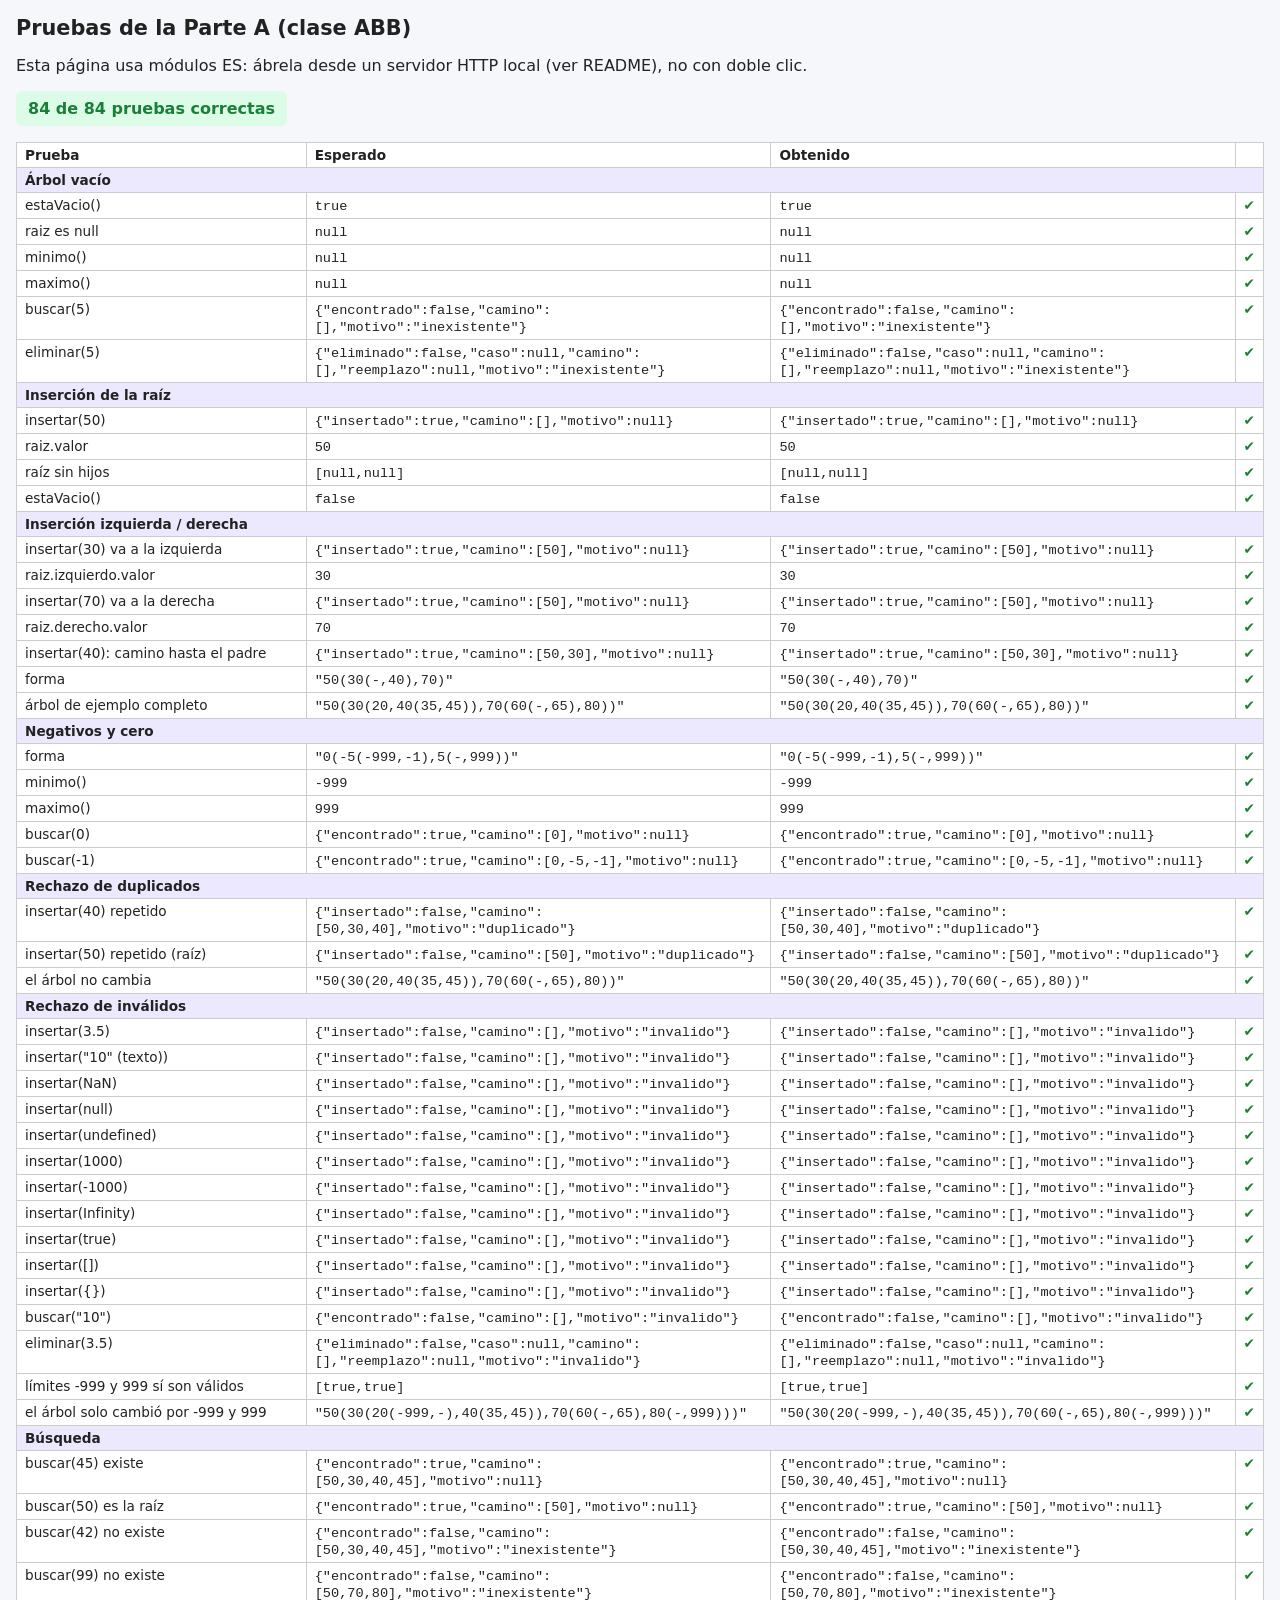
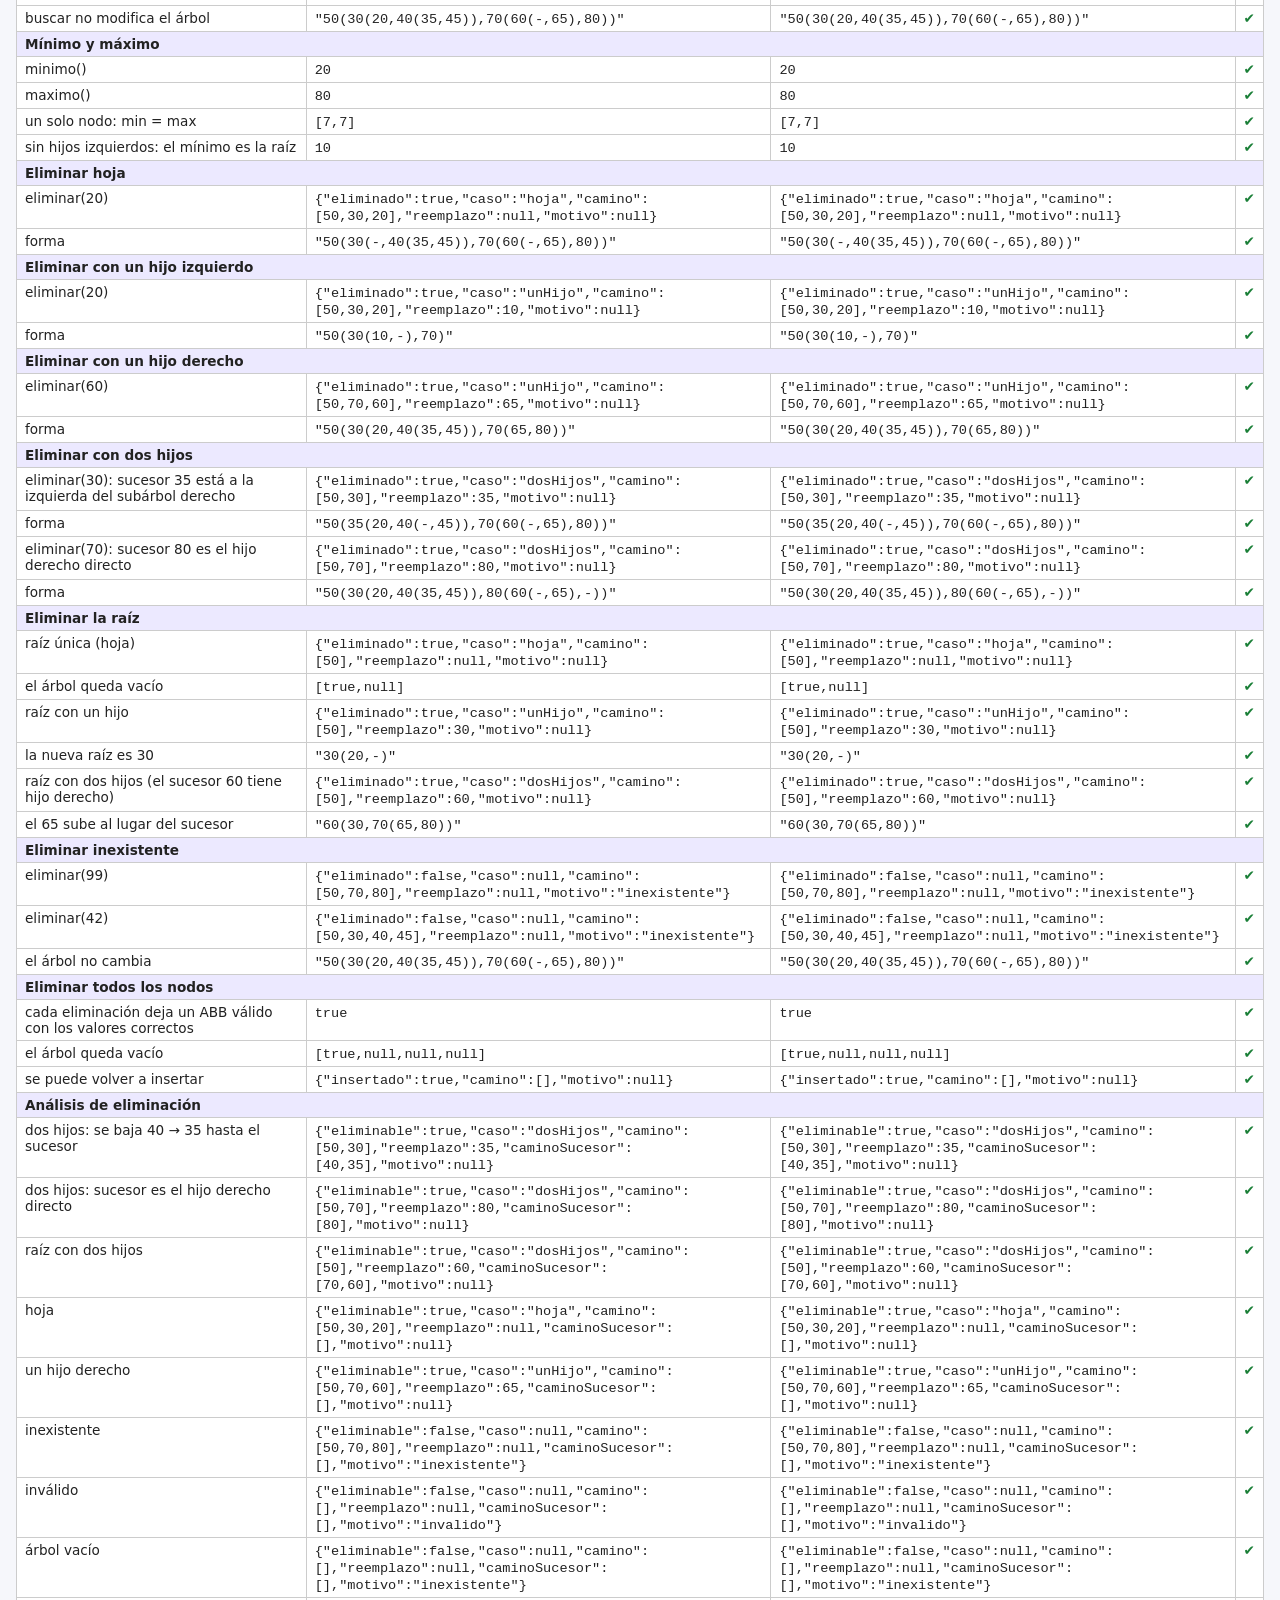
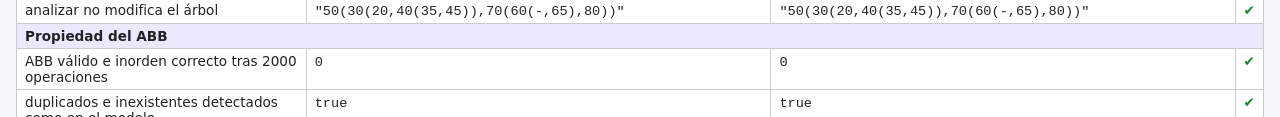
<file: pruebas/prueba-parteA.html>
<!DOCTYPE html>
<html lang="es">
<head>
  <meta charset="UTF-8">
  <meta name="viewport" content="width=device-width, initial-scale=1">
  <link rel="icon" href="data:,">
  <title>Pruebas Parte A</title>
  <!-- Estilo mínimo solo para leer los resultados; no es el diseño final. -->
  <style>
    body { font-family: system-ui, sans-serif; margin: 16px; background: #f6f7fb; color: #222; }
    h1 { font-size: 1.3rem; }
    #resumen { font-weight: 600; padding: 8px 12px; border-radius: 6px; display: inline-block; }
    #resumen.ok { background: #dcfce7; } #resumen.mal { background: #fee2e2; }
    .tabla { overflow-x: auto; }
    table { border-collapse: collapse; margin-top: 16px; font-size: .85rem; background: #fff; }
    td, th { border: 1px solid #ccc; padding: 4px 8px; text-align: left; vertical-align: top; }
    td code { white-space: pre-wrap; word-break: break-word; }
    .grupo td { background: #ece9ff; font-weight: 600; }
    .ok { color: #1a7f37; } .mal { color: #c62828; }
  </style>
</head>
<body>
  <h1>Pruebas de la Parte A (clase ABB)</h1>
  <p>Esta página usa módulos ES: ábrela desde un servidor HTTP local (ver README), no con doble clic.</p>
  <div id="resumen">Ejecutando…</div>
  <div class="tabla">
    <table id="tabla">
      <tr><th>Prueba</th><th>Esperado</th><th>Obtenido</th><th></th></tr>
    </table>
  </div>

  <script type="module">
    import { ejecutarPruebas } from "./casos-parteA.js";

    const tabla = document.getElementById("tabla");
    const resumen = document.getElementById("resumen");

    // Agrega una celda con texto (textContent evita interpretar HTML)
    function celda(fila, contenido, clase) {
      const td = fila.insertCell();
      if (clase) td.className = clase;
      if (contenido instanceof Node) td.appendChild(contenido); else td.textContent = contenido;
    }
    function codigo(valor) {
      const c = document.createElement("code");
      c.textContent = valor === undefined ? "undefined" : JSON.stringify(valor);
      return c;
    }

    const resultados = ejecutarPruebas();
    let grupoActual = null;
    for (const r of resultados) {
      if (r.grupo !== grupoActual) {
        grupoActual = r.grupo;
        const filaGrupo = tabla.insertRow();
        filaGrupo.className = "grupo";
        const td = filaGrupo.insertCell();
        td.colSpan = 4;
        td.textContent = r.grupo;
      }
      const fila = tabla.insertRow();
      celda(fila, r.nombre);
      celda(fila, codigo(r.esperado));
      celda(fila, codigo(r.obtenido));
      celda(fila, r.ok ? "✔" : "✘", r.ok ? "ok" : "mal");
    }

    const fallos = resultados.filter((r) => !r.ok).length;
    resumen.textContent = `${resultados.length - fallos} de ${resultados.length} pruebas correctas`;
    resumen.className = fallos === 0 ? "ok" : "mal";
    window.resumenPruebas = { total: resultados.length, fallos };
  </script>
</body>
</html>
</file>
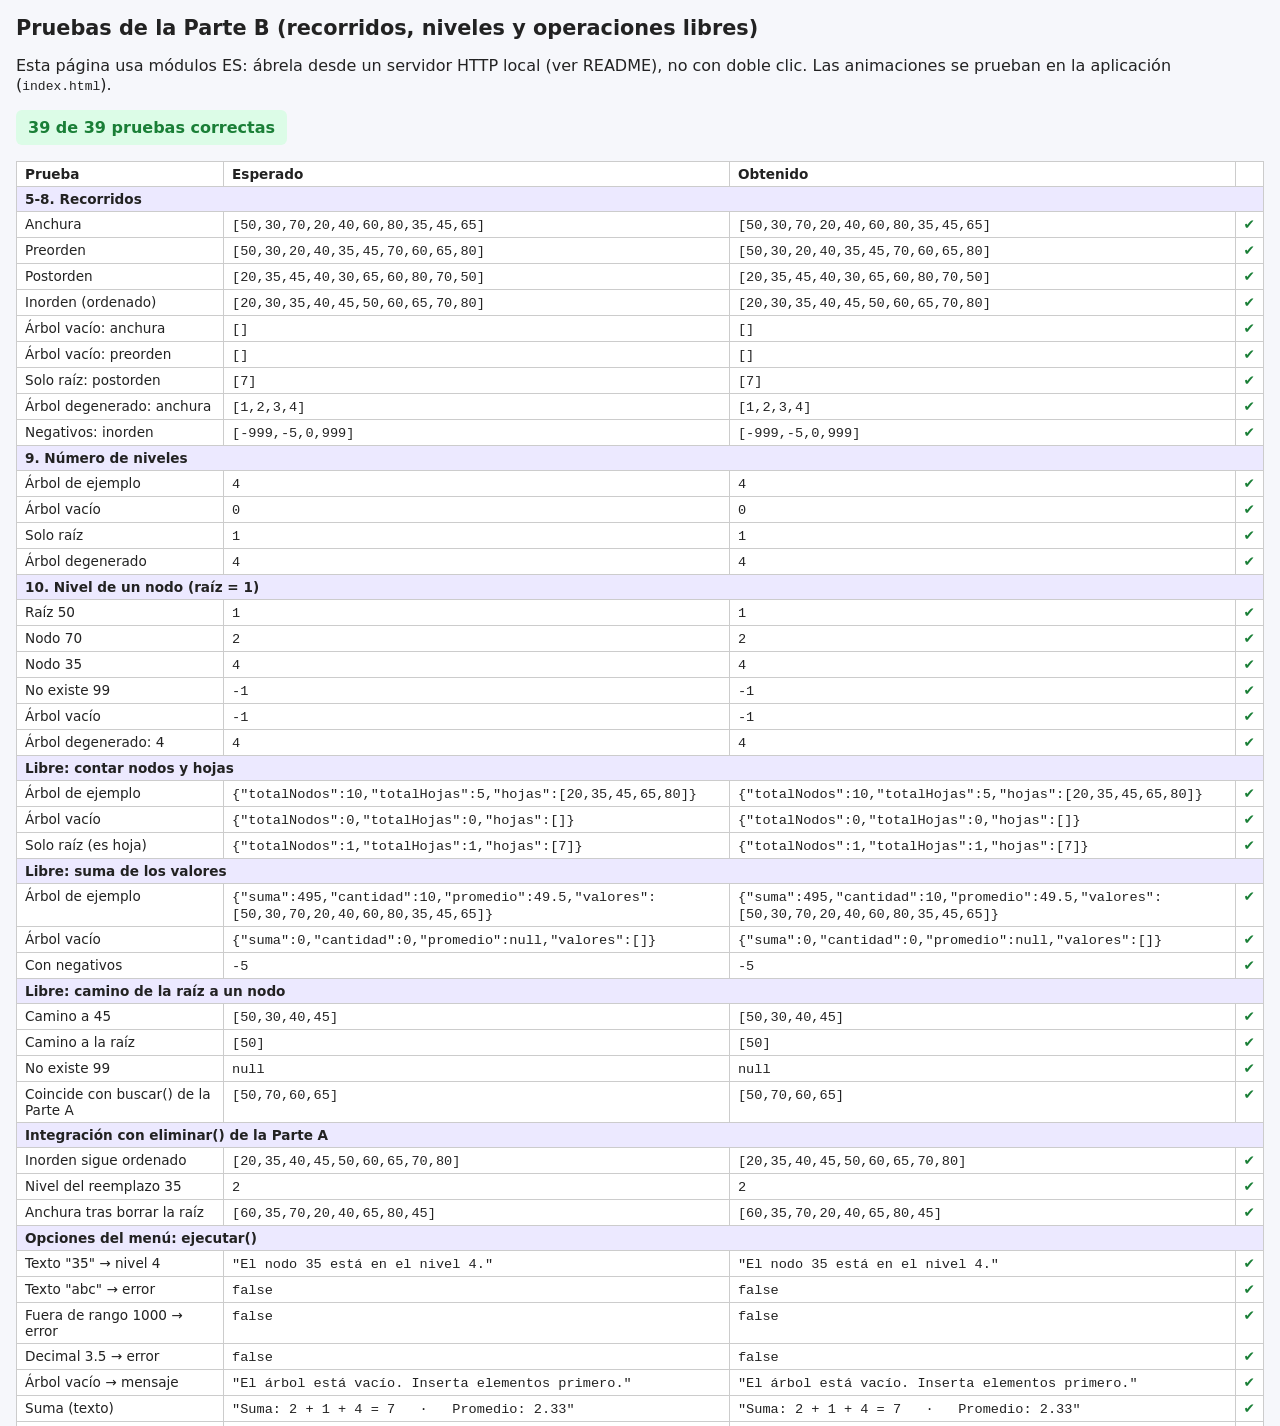
<file: pruebas/prueba-parteB.html>
<!DOCTYPE html>
<html lang="es">
<head>
  <meta charset="UTF-8">
  <meta name="viewport" content="width=device-width, initial-scale=1">
  <title>Pruebas Parte B</title>
  <!-- Estilo mínimo solo para leer los resultados; no es el diseño final. -->
  <style>
    body { font-family: system-ui, sans-serif; margin: 16px; background: #f6f7fb; color: #222; }
    h1 { font-size: 1.3rem; }
    #resumen { font-weight: 600; padding: 8px 12px; border-radius: 6px; display: inline-block; }
    #resumen.ok { background: #dcfce7; } #resumen.mal { background: #fee2e2; }
    .tabla { overflow-x: auto; }
    table { border-collapse: collapse; margin-top: 16px; font-size: .85rem; background: #fff; }
    td, th { border: 1px solid #ccc; padding: 4px 8px; text-align: left; vertical-align: top; }
    td code { white-space: pre-wrap; word-break: break-word; }
    .grupo td { background: #ece9ff; font-weight: 600; }
    .ok { color: #1a7f37; } .mal { color: #c62828; }
  </style>
</head>
<body>
  <h1>Pruebas de la Parte B (recorridos, niveles y operaciones libres)</h1>
  <p>Esta página usa módulos ES: ábrela desde un servidor HTTP local (ver README), no con doble clic.
    Las animaciones se prueban en la aplicación (<code>index.html</code>).</p>
  <div id="resumen">Ejecutando…</div>
  <div class="tabla">
    <table id="tabla">
      <tr><th>Prueba</th><th>Esperado</th><th>Obtenido</th><th></th></tr>
    </table>
  </div>

  <script type="module">
    import { ejecutarPruebas } from "./casos-parteB.js";

    const tabla = document.getElementById("tabla");
    const resumen = document.getElementById("resumen");

    // Muestra un valor como código (textContent evita interpretar HTML)
    function codigo(valor) {
      const c = document.createElement("code");
      c.textContent = valor === undefined ? "undefined" : JSON.stringify(valor);
      return c;
    }

    const resultados = ejecutarPruebas();
    let grupoActual = null;
    for (const r of resultados) {
      if (r.grupo !== grupoActual) {
        grupoActual = r.grupo;
        const filaGrupo = tabla.insertRow();
        filaGrupo.className = "grupo";
        const td = filaGrupo.insertCell();
        td.colSpan = 4;
        td.textContent = r.grupo;
      }
      const fila = tabla.insertRow();
      fila.insertCell().textContent = r.nombre;
      fila.insertCell().appendChild(codigo(r.esperado));
      fila.insertCell().appendChild(codigo(r.obtenido));
      const marca = fila.insertCell();
      marca.textContent = r.ok ? "✔" : "✘";
      marca.className = r.ok ? "ok" : "mal";
    }

    const fallos = resultados.filter((r) => !r.ok).length;
    resumen.textContent = `${resultados.length - fallos} de ${resultados.length} pruebas correctas`;
    resumen.className = fallos === 0 ? "ok" : "mal";
    window.resumenPruebas = { total: resultados.length, fallos };
  </script>
</body>
</html>
</file>
<file: css/estilos.css>
/* =========================================================
   Visualizador ABB · Árbol binario de búsqueda
   Estilos (Persona A)

   Dirección: editorial retro suave, académica. Papel cálido,
   filetes finos, grupos numerados como en un índice impreso,
   serif con carácter (Fraunces) para los títulos y una sans
   muy legible (Source Sans 3) para todo lo funcional.
   El color se usa con moderación: oliva para la estructura,
   coral y rosa viejo como acentos, borgoña y dorado mate
   para detalles puntuales.

   Índice
     1. Variables (paleta, tipografía, estados, duraciones)
     2. Base y escala tipográfica
     3. Encabezado (cabecera tipo masthead)
     4. Disposición general y paneles
     5. Panel de controles (grupos numerados)
     6. Área del árbol (cartela, marco con barra, lienzo y leyenda)
     7. Árbol SVG y estados de animación
     8. Pie
     9. Adaptación a tablet y celular
    10. Movimiento reducido
   ========================================================= */

/* ---------- 1. Variables ---------- */
:root {
  /* Paleta */
  --fondo: #ECE8DF;
  --panel: #F7F3EC;
  --panel-2: #E4DED2;          /* panel secundario: barras y notas */
  --panel-3: #F1ECE3;          /* intermedio para franjas del marco */
  --lienzo: #FBF8F2;
  --texto: #2E2A26;            /* 11.6:1 sobre el fondo */
  --texto-suave: #5F5A52;      /* 6.2:1 sobre el panel · 5.1:1 sobre el panel secundario */
  --oliva: #6F775B;            /* estructura · texto blanco 4.7:1 */
  --oliva-oscuro: #5E654B;     /* hover del botón principal · 6.1:1 */
  --oliva-texto: #5A6148;      /* texto oliva · 5.9:1 */
  --salvia: #AAB29A;
  --salvia-tenue: #E3E6DA;
  --coral: #C97A5B;
  --coral-texto: #9A4F33;      /* errores y cancelar · 5.4:1 */
  --rosa: #D9B2A6;
  --rosa-tenue: #F4E6E0;
  --borgona: #7B4A5A;          /* énfasis · 6.4:1 sobre el panel */
  --dorado: #B59A6A;           /* filetes y detalles */
  --dorado-texto: #7A6539;     /* números de grupo · 5.1:1 */
  --linea: #D3CBBC;            /* bordes finos */
  --linea-suave: #E2DBCF;
  --linea-fuerte: #BFB5A3;

  /* Tipografía */
  --fuente-titulos: "Fraunces", "Iowan Old Style", "Palatino Linotype", "Book Antiqua", Georgia, serif;
  --fuente-texto: "Source Sans 3", "Source Sans Pro", "Segoe UI", system-ui, -apple-system, Roboto, sans-serif;
  /* Escala responsiva: crece con el ancho de pantalla dentro de límites legibles */
  --t-base: clamp(0.97rem, 0.93rem + 0.2vw, 1.0625rem);
  --t-pequeno: clamp(0.84rem, 0.82rem + 0.1vw, 0.9rem);
  --t-boton: clamp(0.94rem, 0.91rem + 0.12vw, 0.99rem);
  --t-grupo: clamp(1.02rem, 0.96rem + 0.25vw, 1.14rem);
  --t-h2: clamp(1.4rem, 1.2rem + 0.8vw, 1.8rem);
  --t-h1: clamp(1.6rem, 1.15rem + 1.7vw, 2.35rem);

  /* Nodos */
  --nodo-relleno: #FFFDF8;
  --nodo-borde: #5F5A52;
  --nodo-anillo: #DCCDAA;      /* filete dorado interior */
  --nodo-texto: var(--texto);
  --raiz-relleno: var(--oliva);   /* raíz: oliva con número blanco */
  --raiz-borde: #4F5640;
  --raiz-texto: #FFFFFF;
  --arista: #8C8577;

  /* Estados del árbol */
  --estado-activo: var(--rosa);               /* comparando · texto 7.4:1 */
  --estado-activo-borde: #B98676;
  --estado-visitado: #DCE0D2;                 /* visitado · salvia · texto 10.6:1 */
  --estado-visitado-borde: var(--salvia);
  --estado-encontrado: var(--borgona);        /* texto blanco 7.1:1 */
  --estado-encontrado-borde: #5E3443;
  --estado-encontrado-texto: #FFFFFF;
  --estado-nuevo: #E0A487;                    /* coral claro · texto 6.7:1 */
  --estado-nuevo-borde: var(--coral);
  --estado-eliminando: #9E5238;               /* terracota · texto blanco 5.7:1 */
  --estado-eliminando-borde: #7A3D29;
  --estado-eliminando-texto: #FFFFFF;
  --estado-sucesor: #E9D9B4;                  /* dorado claro · texto 10.2:1 */
  --estado-sucesor-borde: var(--dorado);
  --estado-camino: var(--coral);

  /* Duraciones base (a velocidad 1). El animador cambia --factor-velocidad. */
  --duracion-cambio: 380ms;
  --duracion-aparecer: 640ms;
  --duracion-mover: 820ms;
  --curva-suave: cubic-bezier(0.33, 0, 0.2, 1);
  --curva-brote: cubic-bezier(0.2, 0.7, 0.3, 1);

  --radio: 6px;
  --radio-control: 5px;
  --sombra-panel: 0 1px 0 rgb(255 255 255 / 0.7) inset, 0 8px 22px -16px rgb(46 42 38 / 0.35);

  color-scheme: light;
}

/* ---------- 2. Base y escala tipográfica ---------- */
*, *::before, *::after { box-sizing: border-box; }

html { -webkit-text-size-adjust: 100%; }

body {
  margin: 0;
  min-height: 100vh;
  display: flex;
  flex-direction: column;
  color: var(--texto);
  font-family: var(--fuente-texto);
  font-size: var(--t-base);
  line-height: 1.5;
  background: var(--fondo);
}

.sprite { position: absolute; width: 0; height: 0; overflow: hidden; }

h1, h2, h3 { margin: 0; }

kbd {
  font-family: var(--fuente-texto);
  font-size: 0.74em;
  font-weight: 600;
  padding: 0 5px;
  color: var(--texto-suave);
  background: var(--lienzo);
  border: 1px solid var(--linea);
  border-bottom-width: 2px;
  border-radius: 3px;
}

:focus-visible { outline: 2px solid var(--borgona); outline-offset: 2px; }

/* ---------- 3. Encabezado: cabecera compacta con doble filete ---------- */
.cabecera {
  display: flex;
  align-items: center;
  justify-content: space-between;
  gap: 10px 24px;
  width: calc(100% - 56px);
  max-width: 1544px;
  margin: 0 auto 20px;
  padding: 16px 0 12px;
  border-bottom: 3px double var(--linea-fuerte);
}
.marca-app { display: flex; align-items: center; gap: 12px; min-width: 0; }
.distintivo { flex: none; width: 46px; height: 46px; }
.cabecera h1 {
  font-family: var(--fuente-titulos);
  font-size: var(--t-h1);
  font-weight: 600;
  line-height: 1.02;
  letter-spacing: -0.005em;
  color: var(--texto);
}
.cabecera h1 span { font-style: italic; font-weight: 500; color: var(--borgona); }
.subtitulo {
  margin: 4px 0 0;
  font-size: 0.74rem;
  font-weight: 700;
  letter-spacing: 0.16em;
  text-transform: uppercase;
  color: var(--texto-suave);
}
.cabecera-nota {
  margin: 0;
  font-size: 0.74rem;
  font-weight: 700;
  letter-spacing: 0.14em;
  text-transform: uppercase;
  color: var(--texto-suave);
}
.cabecera-nota::before { content: "◆"; margin-right: 8px; font-size: 0.6em; vertical-align: 0.25em; color: var(--dorado); }

/* ---------- 4. Disposición general y paneles ---------- */
.taller {
  flex: 1 0 auto;
  min-width: 0;
  display: grid;
  grid-template-columns: minmax(300px, 360px) minmax(0, 1fr);
  gap: 22px;
  align-items: start;
  width: 100%;
  max-width: 1600px;
  margin: 0 auto;
  padding: 0 28px;
}

.panel, .escena {
  position: relative;
  background: var(--panel);
  border: 1px solid var(--linea);
  border-radius: var(--radio);
  box-shadow: var(--sombra-panel);
}

/* ---------- 5. Panel de controles: grupos numerados como un índice ---------- */
.panel {
  display: grid;
  grid-template-columns: minmax(0, 1fr); /* el contenido nunca desborda el panel */
  padding: 4px 20px 6px;
  counter-reset: grupo;
}
/* Cada grupo: Entrada, Operaciones, Consultas, Recorridos, Adicionales, Reproducción */
.campo-valor, .seccion-menu, .reproduccion {
  min-width: 0;
  padding: 16px 0 18px;
  border-top: 1px solid var(--linea-suave);
}
.campo-valor { border-top: 0; }

.titulo-seccion {
  display: flex;
  align-items: baseline;
  gap: 9px;
  margin: 0 0 11px;
  font-family: var(--fuente-titulos);
  font-size: var(--t-grupo);
  font-weight: 600;
  line-height: 1.2;
  color: var(--texto);
}
.titulo-seccion::before {
  counter-increment: grupo;
  content: counter(grupo, decimal-leading-zero);
  flex: none;
  font-family: var(--fuente-texto);
  font-size: 0.72rem;
  font-weight: 700;
  letter-spacing: 0.06em;
  font-variant-numeric: tabular-nums;
  color: var(--dorado-texto);
}

.campo-valor { display: grid; gap: 6px; }
.campo-valor .titulo-seccion { margin-bottom: 5px; }
.campo-valor label {
  font-size: var(--t-pequeno);
  font-weight: 600;
  color: var(--texto-suave);
}
.campo-valor input {
  width: 100%;
  padding: 10px 13px;
  font: 700 1.2rem/1.2 var(--fuente-texto);
  font-variant-numeric: tabular-nums;
  color: var(--texto);
  background: var(--lienzo);
  border: 1px solid var(--linea-fuerte);
  border-radius: var(--radio-control);
  transition: border-color 150ms ease, box-shadow 150ms ease;
}
.campo-valor input::placeholder { color: #7A7368; font-weight: 400; }
.campo-valor input:focus-visible {
  outline: none;
  border-color: var(--oliva);
  box-shadow: 0 0 0 3px rgb(111 119 91 / 0.22);
}
.ayuda { margin: 0; color: var(--texto-suave); font-size: var(--t-pequeno); }

.menu { display: grid; }

.botones {
  display: grid;
  grid-template-columns: repeat(2, minmax(0, 1fr));
  gap: 8px;
}
.botones:empty { display: none; }
.botones:not(:empty) + .pendiente { margin-top: 8px; }

.pendiente {
  margin: 0;
  padding: 8px 12px;
  color: var(--texto-suave);
  font-size: var(--t-pequeno);
  font-style: italic;
  line-height: 1.4;
  background: var(--panel-3);
  border-left: 2px solid var(--dorado);
  border-radius: 0 var(--radio-control) var(--radio-control) 0;
}

/* Botones */
.boton {
  display: inline-flex;
  align-items: center;
  justify-content: flex-start;
  gap: 8px;
  min-height: 42px;
  padding: 8px 11px;
  font: 600 var(--t-boton)/1.2 var(--fuente-texto);
  color: var(--texto);
  text-align: left;
  background: var(--lienzo);
  border: 1px solid var(--linea);
  border-radius: var(--radio-control);
  box-shadow: 0 1px 0 rgb(46 42 38 / 0.05);
  cursor: pointer;
  transition: background-color 150ms ease, border-color 150ms ease, color 150ms ease;
}
.boton:hover { background: #FFFFFF; border-color: var(--salvia); }
.boton:active { background: var(--salvia-tenue); }
.boton .icono { flex: none; color: var(--oliva); }
.icono {
  width: 18px;
  height: 18px;
  fill: none;
  stroke: currentColor;
  stroke-width: 1.7;
  stroke-linecap: round;
  stroke-linejoin: round;
}
/* Insertar: la acción principal */
.boton-principal {
  color: #FFFFFF;
  background: var(--oliva);
  border-color: var(--oliva-oscuro);
  box-shadow: 0 1px 0 rgb(255 255 255 / 0.15) inset, 0 1px 2px rgb(46 42 38 / 0.2);
}
.boton-principal .icono { color: #FFFFFF; }
.boton-principal:hover { background: var(--oliva-oscuro); border-color: #4F5640; }
.boton-principal:active { background: #555B44; }
.boton:disabled { cursor: not-allowed; opacity: 0.45; }
.boton:disabled:hover { background: var(--lienzo); border-color: var(--linea); }
.boton-principal:disabled:hover { background: var(--oliva); border-color: var(--oliva-oscuro); }

/* Reproducción */
.reproduccion { display: grid; grid-template-columns: minmax(0, 1fr); gap: 10px; }
.reproduccion .titulo-seccion { margin-bottom: 1px; }
.fila-velocidad {
  display: flex;
  align-items: center;
  gap: 10px;
  color: var(--texto-suave);
}
.fila-velocidad .icono { color: var(--oliva); }
.fila-velocidad label { font-weight: 600; font-size: var(--t-boton); color: var(--texto); }
.fila-velocidad input { flex: 1; min-width: 0; accent-color: var(--oliva); }
.fila-velocidad output {
  min-width: 2.6rem;
  font-weight: 700;
  font-variant-numeric: tabular-nums;
  text-align: right;
  color: var(--texto);
}
.boton-cancelar { justify-content: center; }
.boton-cancelar:not(:disabled) { color: var(--coral-texto); border-color: var(--coral); }
.boton-cancelar:not(:disabled) .icono { color: var(--coral-texto); }
.boton-cancelar:not(:disabled):hover { background: var(--rosa-tenue); border-color: var(--coral-texto); }

/* ---------- 6. Área del árbol ---------- */
.escena {
  display: grid;
  grid-template-columns: minmax(0, 1fr); /* el lienzo se desplaza; nunca ensancha la escena */
  gap: 14px;
  padding: 18px 22px 22px;
}

.escena-cabecera {
  display: flex;
  flex-wrap: wrap;
  align-items: center;
  justify-content: space-between;
  gap: 10px 20px;
}
.escena-cabecera h2 {
  font-family: var(--fuente-titulos);
  font-size: var(--t-h2);
  font-weight: 600;
  line-height: 1.1;
  color: var(--texto);
}
.resumen-arbol {
  margin: 3px 0 0;
  color: var(--texto-suave);
  font-size: var(--t-pequeno);
  font-weight: 600;
  font-variant-numeric: tabular-nums;
}
.utilidades { display: flex; flex-wrap: wrap; gap: 8px; }

/* Cartela: el resultado de la última operación, con un filete de color según el tipo */
.cartela {
  min-height: 3.4rem;
  padding: 10px 14px 10px 16px;
  background: var(--lienzo);
  border: 1px solid var(--linea-suave);
  border-left: 3px solid var(--rosa);
  border-radius: var(--radio-control);
}
.cartela:has(.mensaje.exito) { border-left-color: var(--oliva); }
.cartela:has(.mensaje.error) { border-left-color: var(--coral); background: #FBF1EC; }
.cartela:has(.mensaje.aviso) { border-left-color: var(--dorado); }
.mensaje { margin: 0; font-size: var(--t-base); font-weight: 600; }
.mensaje.exito { color: var(--oliva-texto); }
.mensaje.error { color: var(--coral-texto); }
.mensaje.aviso { color: var(--texto); }
.camino {
  margin: 2px 0 0;
  color: var(--texto-suave);
  font-size: var(--t-pequeno);
  font-variant-numeric: tabular-nums lining-nums;
}

/* Marco del árbol: barra superior (rótulo y zoom), lienzo y leyenda al pie */
.marco-lienzo {
  display: flex;
  flex-direction: column;
  min-width: 0;
  background: var(--lienzo);
  border: 1px solid var(--linea);
  border-radius: var(--radio);
  overflow: hidden;
}
.barra-lienzo {
  display: flex;
  align-items: center;
  justify-content: space-between;
  gap: 10px;
  padding: 5px 6px 5px 14px;
  background: var(--panel-3);
  border-bottom: 1px solid var(--linea-suave);
}
.rotulo-lienzo {
  margin: 0;
  font-size: 0.72rem;
  font-weight: 700;
  letter-spacing: 0.14em;
  text-transform: uppercase;
  white-space: nowrap;
  color: var(--texto-suave);
}
.lienzo {
  overflow: auto;
  min-height: 360px;
  max-height: 70vh;
  padding: 22px 10px 14px;
  /* Papel cuadriculado muy tenue, como una hoja de cuaderno */
  background-color: var(--lienzo);
  background-image:
    linear-gradient(rgb(111 119 91 / 0.055) 1px, transparent 1px),
    linear-gradient(90deg, rgb(111 119 91 / 0.055) 1px, transparent 1px);
  background-size: 24px 24px;
  scrollbar-color: var(--salvia) transparent;
}
.lienzo svg { display: block; margin: 0 auto; }
.lienzo:focus-visible { outline-offset: -3px; }

/* Zoom: integrado en la barra del marco */
.zoom {
  display: flex;
  align-items: center;
  gap: 1px;
}
.boton-zoom {
  display: grid;
  place-items: center;
  width: 34px;
  height: 34px;
  padding: 0;
  color: var(--oliva-texto);
  background: transparent;
  border: 1px solid transparent;
  border-radius: var(--radio-control);
  cursor: pointer;
  transition: background-color 150ms ease, border-color 150ms ease;
}
.boton-zoom:hover { background: var(--lienzo); border-color: var(--linea); }
.boton-zoom:disabled { opacity: 0.4; cursor: not-allowed; background: transparent; border-color: transparent; }
.zoom-texto {
  min-width: 3.1rem;
  font-size: 0.84rem;
  font-weight: 700;
  font-variant-numeric: tabular-nums;
  text-align: center;
  color: var(--texto);
}

.leyenda {
  display: flex;
  flex-wrap: wrap;
  gap: 6px 18px;
  margin: 0;
  padding: 9px 14px;
  list-style: none;
  color: var(--texto-suave);
  font-size: var(--t-pequeno);
  background: var(--panel-3);
  border-top: 1px solid var(--linea-suave);
}
.leyenda li { display: flex; align-items: center; gap: 7px; }
.muestra {
  width: 14px;
  height: 14px;
  border-radius: 50%;
  border: 1.5px solid;
}
.muestra-activo { background: var(--estado-activo); border-color: var(--estado-activo-borde); }
.muestra-visitado { background: var(--estado-visitado); border-color: var(--estado-visitado-borde); }
.muestra-encontrado { background: var(--estado-encontrado); border-color: var(--estado-encontrado-borde); }
.muestra-nuevo { background: var(--estado-nuevo); border-color: var(--estado-nuevo-borde); }
.muestra-eliminando { background: var(--estado-eliminando); border-color: var(--estado-eliminando-borde); }
.muestra-sucesor { background: var(--estado-sucesor); border-color: var(--estado-sucesor-borde); border-style: dashed; }
.muestra-raiz { background: var(--raiz-relleno); border-color: var(--raiz-borde); }

/* Escritorio: el área del árbol acompaña la altura del panel; el lienzo ocupa el espacio libre */
@media (min-width: 1101px) {
  .taller { align-items: stretch; }
  .escena { grid-template-rows: auto auto minmax(0, 1fr); }
  .lienzo { flex: 1 1 auto; }
}

/* ---------- 7. Árbol SVG ---------- */
.estado-vacio text { text-anchor: middle; dominant-baseline: central; }
.estado-vacio-titulo { fill: var(--texto); font-family: var(--fuente-titulos); font-size: 22px; font-weight: 600; }
.estado-vacio-ayuda { fill: var(--texto-suave); font-family: var(--fuente-texto); font-size: 15px; }

/* Aristas: ramas finas y curvas */
.arista {
  fill: none;
  stroke: var(--arista);
  stroke-opacity: 0.8;
  stroke-width: 1.6;
  stroke-linecap: round;
  transition:
    stroke calc(var(--duracion-cambio) / var(--factor-velocidad, 1)) var(--curva-suave),
    stroke-width calc(var(--duracion-cambio) / var(--factor-velocidad, 1)) var(--curva-suave),
    stroke-opacity calc(var(--duracion-cambio) / var(--factor-velocidad, 1)) var(--curva-suave),
    opacity calc(var(--duracion-cambio) / var(--factor-velocidad, 1)) var(--curva-suave);
}

/* transform-box: fill-box + transform-origin: center → cualquier scale()
   se aplica alrededor del centro del círculo del nodo. */
.nodo {
  transform-box: fill-box;
  transform-origin: center;
  transition:
    transform calc(var(--duracion-cambio) / var(--factor-velocidad, 1)) var(--curva-suave),
    opacity calc(var(--duracion-cambio) / var(--factor-velocidad, 1)) var(--curva-suave),
    filter calc(var(--duracion-cambio) / var(--factor-velocidad, 1)) var(--curva-suave);
}
.nodo .disco {
  fill: var(--nodo-relleno);
  stroke: var(--nodo-borde);
  stroke-width: 1.5;
  filter: drop-shadow(0 1px 1px rgb(46 42 38 / 0.14));
  transition:
    fill calc(var(--duracion-cambio) / var(--factor-velocidad, 1)) var(--curva-suave),
    stroke calc(var(--duracion-cambio) / var(--factor-velocidad, 1)) var(--curva-suave);
}
.nodo .anillo {
  fill: none;
  stroke: var(--nodo-anillo);
  stroke-width: 1;
  transition: stroke calc(var(--duracion-cambio) / var(--factor-velocidad, 1)) var(--curva-suave);
}
/* Números grandes y en negrita; el leve ajuste de espaciado deja entrar «−999» dentro del anillo */
.nodo text {
  fill: var(--nodo-texto);
  font-family: var(--fuente-texto);
  font-size: 16px;
  font-weight: 700;
  letter-spacing: -0.02em;
  font-variant-numeric: tabular-nums lining-nums;
  text-anchor: middle;
  dominant-baseline: central;
  pointer-events: none;
  transition: fill calc(var(--duracion-cambio) / var(--factor-velocidad, 1)) var(--curva-suave);
}

.nodo-raiz .disco { fill: var(--raiz-relleno); stroke: var(--raiz-borde); stroke-width: 1.8; }
.nodo-raiz .anillo { stroke: var(--estado-sucesor); stroke-opacity: 0.75; }
.nodo-raiz text { fill: var(--raiz-texto); }
.etiqueta-raiz {
  fill: var(--oliva-texto);
  font-family: var(--fuente-titulos);
  font-size: 15px;
  font-style: italic;
  font-weight: 600;
  text-anchor: middle;
  dominant-baseline: central;
}
.etiquetas { transition: opacity calc(var(--duracion-cambio) / var(--factor-velocidad, 1)) var(--curva-suave); }

/* Estados (contrato de js/animacion.js). Si un nodo tiene varias clases, gana la última regla.
   Cada estado define relleno, borde y color del número, así no hereda el de la raíz. */
.nodo-visitado .disco { fill: var(--estado-visitado); stroke: var(--estado-visitado-borde); stroke-width: 1.8; }
.nodo-visitado .anillo { stroke: #FFFFFF; stroke-opacity: 0.7; }
.nodo-visitado text { fill: var(--texto); }

.nodo-activo { transform: scale(1.14); filter: drop-shadow(0 0 6px rgb(217 178 166 / 0.95)); }
.nodo-activo .disco { fill: var(--estado-activo); stroke: var(--estado-activo-borde); stroke-width: 2; }
.nodo-activo .anillo { stroke: #FFFFFF; stroke-opacity: 0.8; }
.nodo-activo text { fill: var(--texto); }

.nodo-encontrado { transform: scale(1.1); filter: drop-shadow(0 0 7px rgb(123 74 90 / 0.4)); }
.nodo-encontrado .disco { fill: var(--estado-encontrado); stroke: var(--estado-encontrado-borde); stroke-width: 2; }
.nodo-encontrado .anillo { stroke: var(--rosa); stroke-opacity: 0.85; }
.nodo-encontrado text { fill: var(--estado-encontrado-texto); }

.nodo-nuevo .disco { fill: var(--estado-nuevo); stroke: var(--estado-nuevo-borde); stroke-width: 1.8; }
.nodo-nuevo .anillo { stroke: #FFFFFF; stroke-opacity: 0.75; }
.nodo-nuevo text { fill: var(--texto); }
/* El nodo nuevo brota: crece desde su centro con un leve giro y su anillo se dibuja alrededor */
.nodo-nuevo { animation: brotar calc(var(--duracion-aparecer) / var(--factor-velocidad, 1)) var(--curva-brote) both; }
.nodo-nuevo .anillo {
  stroke-dasharray: 100;
  animation: dibujar-anillo calc(var(--duracion-aparecer) * 1.4 / var(--factor-velocidad, 1)) var(--curva-suave) both;
}

.nodo-sucesor .disco { fill: var(--estado-sucesor); stroke: var(--estado-sucesor-borde); stroke-width: 2; stroke-dasharray: 4 3; }
.nodo-sucesor .anillo { stroke: #FFFFFF; stroke-opacity: 0.6; }
.nodo-sucesor text { fill: var(--texto); }
.nodo-reemplazo .disco { fill: var(--estado-sucesor); stroke: var(--estado-sucesor-borde); stroke-width: 2.4; }
.nodo-reemplazo .anillo { stroke: #FFFFFF; stroke-opacity: 0.7; }
.nodo-reemplazo text { fill: var(--texto); }

.nodo-eliminando .disco { fill: var(--estado-eliminando); stroke: var(--estado-eliminando-borde); stroke-width: 2; }
.nodo-eliminando .anillo { stroke: #FFFFFF; stroke-opacity: 0.45; }
.nodo-eliminando text { fill: var(--estado-eliminando-texto); }
/* Se desvanece como un pétalo: pierde opacidad, se encoge y desciende levemente */
.nodo-desvanecer {
  opacity: 0;
  transform: translateY(6px) scale(0.72);
  filter: blur(1.2px);
  transition-duration: calc(var(--duracion-cambio) * 1.6 / var(--factor-velocidad, 1));
}

.nodo-oculto, .arista-oculta { opacity: 0; }

/* El camino recorrido se marca en coral */
.arista-camino {
  stroke: var(--estado-camino);
  stroke-opacity: 1;
  stroke-width: 3;
  filter: drop-shadow(0 0 3px rgb(201 122 91 / 0.45));
}

/* Copia temporal que viaja al mover el valor del sucesor */
.valor-en-movimiento {
  transition: transform calc(var(--duracion-mover) / var(--factor-velocidad, 1)) var(--curva-suave);
}
.valor-en-movimiento circle {
  fill: var(--estado-sucesor);
  stroke: var(--estado-sucesor-borde);
  stroke-width: 2;
  filter: drop-shadow(0 3px 5px rgb(46 42 38 / 0.22));
}
.valor-en-movimiento text {
  fill: var(--texto);
  font-family: var(--fuente-texto);
  font-size: 16px;
  font-weight: 700;
  letter-spacing: -0.02em;
  text-anchor: middle;
  dominant-baseline: central;
}

@keyframes brotar {
  0% { opacity: 0; transform: scale(0.2) rotate(-14deg); }
  60% { opacity: 1; }
  100% { opacity: 1; transform: scale(1) rotate(0deg); }
}
@keyframes dibujar-anillo {
  0%, 30% { stroke-dashoffset: 100; }
  100% { stroke-dashoffset: 0; }
}

/* ---------- 8. Pie ---------- */
.pie {
  width: 100%;
  min-width: 0;
  max-width: 1600px;
  margin: 0 auto;
  padding: 20px 28px 22px;
  text-align: center;
  color: var(--texto-suave);
  font-size: var(--t-pequeno);
}
/* Pequeño filete dorado sobre el pie */
.pie::before {
  content: "";
  display: block;
  width: 64px;
  height: 1px;
  margin: 0 auto 12px;
  background: var(--dorado);
}
.pie p { margin: 0; }
.marca { font-family: var(--fuente-titulos); font-style: italic; font-weight: 600; color: var(--borgona); }

/* ---------- 9. Tablet y celular ---------- */
@media (max-width: 1100px) {
  .cabecera { width: calc(100% - 44px); margin-bottom: 18px; }
  .taller { grid-template-columns: minmax(0, 1fr); padding: 0 22px; }
  /* Panel en dos columnas; los grupos se leen en orden: 01-02 / 03-04 / 05-06 */
  .panel { grid-template-columns: minmax(0, 1fr) minmax(0, 1fr); column-gap: 28px; align-items: start; }
  .menu { display: contents; }
  .seccion-menu[data-seccion="operaciones"] { border-top: 0; }
  .pie { padding: 18px 22px 20px; }
}

@media (max-width: 640px) {
  .cabecera { width: calc(100% - 32px); margin-bottom: 14px; padding: 12px 0 10px; }
  .distintivo { width: 40px; height: 40px; }
  .cabecera-nota { display: none; }
  .taller { padding: 0 16px; gap: 14px; }
  .panel { grid-template-columns: minmax(0, 1fr); padding: 2px 16px 4px; }
  .seccion-menu[data-seccion="operaciones"] { border-top: 1px solid var(--linea-suave); }
  .escena { padding: 16px 12px 14px; }
  .lienzo { min-height: 280px; max-height: 62vh; padding-top: 18px; }
  .rotulo-lienzo { display: none; }
  .barra-lienzo { justify-content: flex-end; }
  .pie { padding: 16px 16px 20px; }
}

/* ---------- 10. Movimiento reducido ----------
   Sin escalas, giros, desplazamientos ni apariciones animadas.
   Los cambios de color se mantienen: informan sin mover nada. */
@media (prefers-reduced-motion: reduce) {
  .nodo, .nodo .disco, .nodo .anillo, .nodo text, .arista, .etiquetas, .valor-en-movimiento, .boton, .boton-zoom { transition: none; }
  .nodo-nuevo, .nodo-nuevo .anillo { animation: none; }
  .nodo-activo, .nodo-encontrado, .nodo-desvanecer { transform: none; }
  .nodo-desvanecer { filter: none; }
}
</file>
